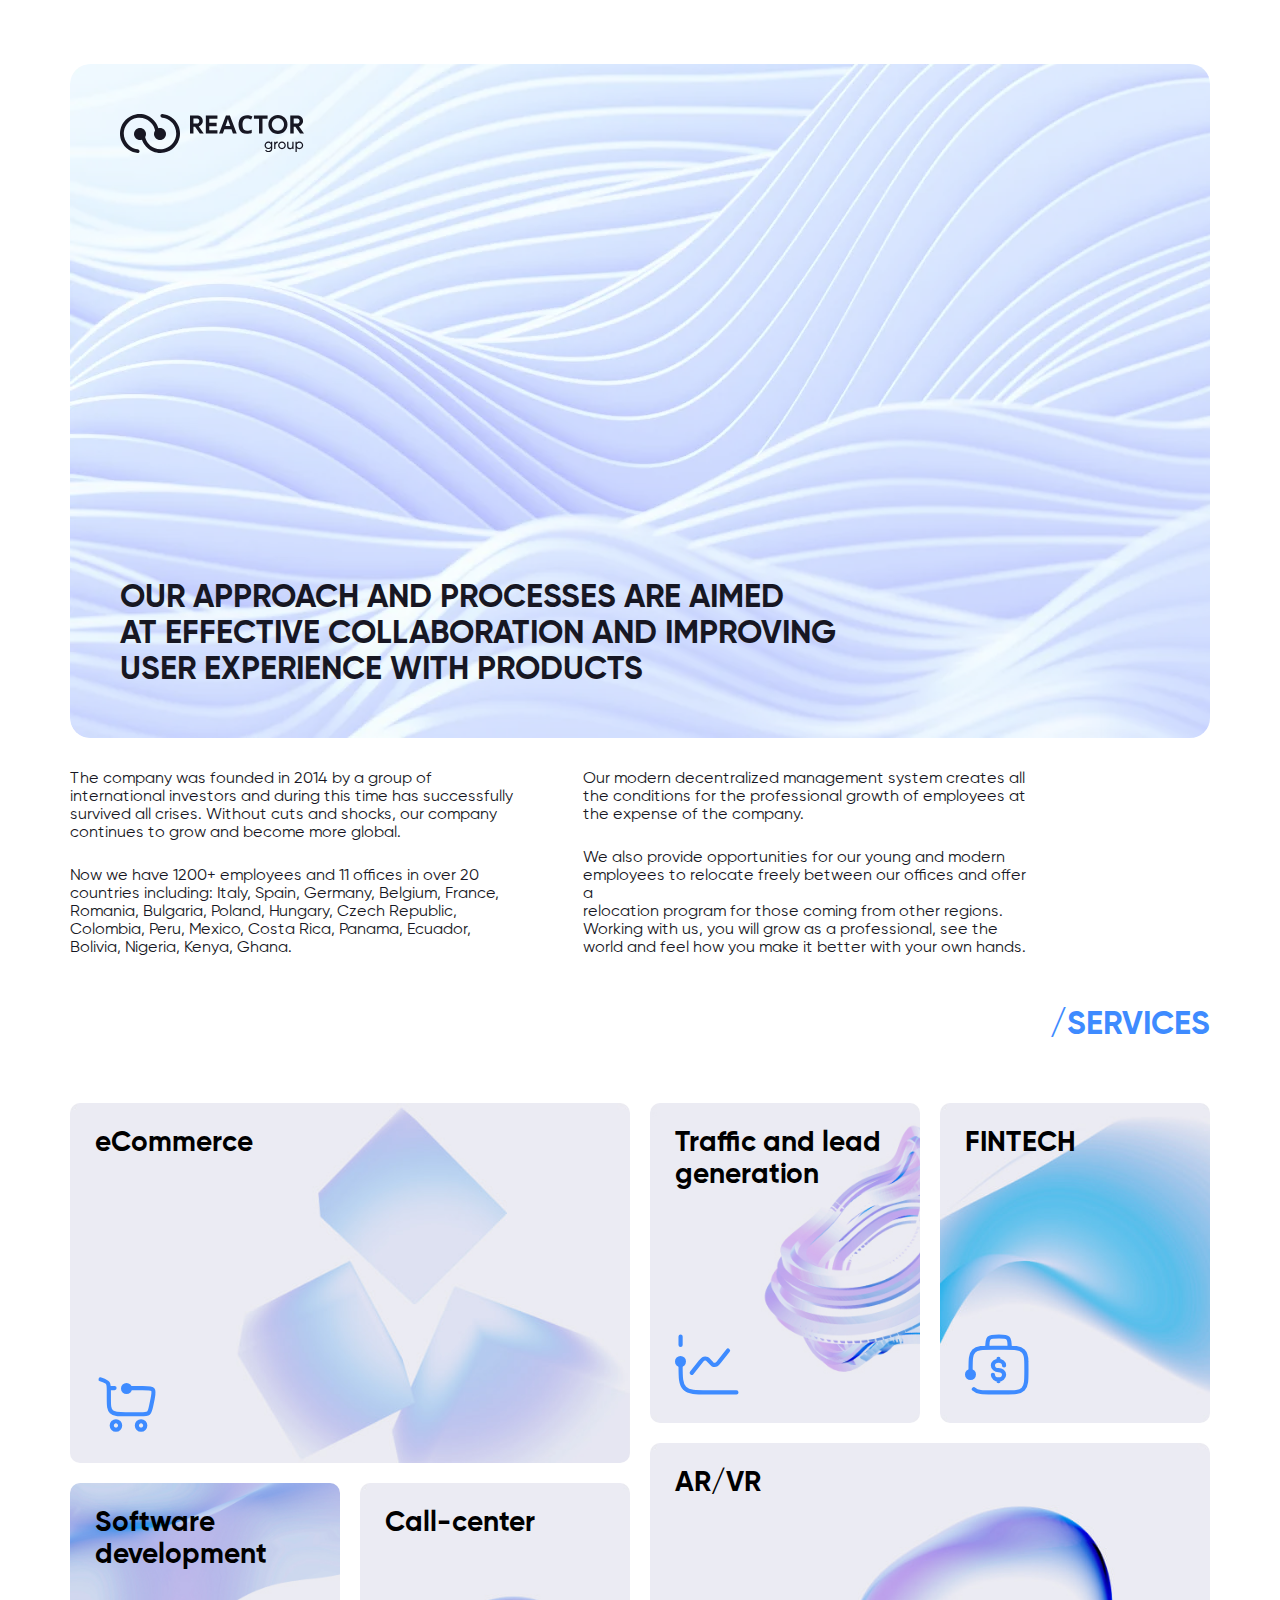
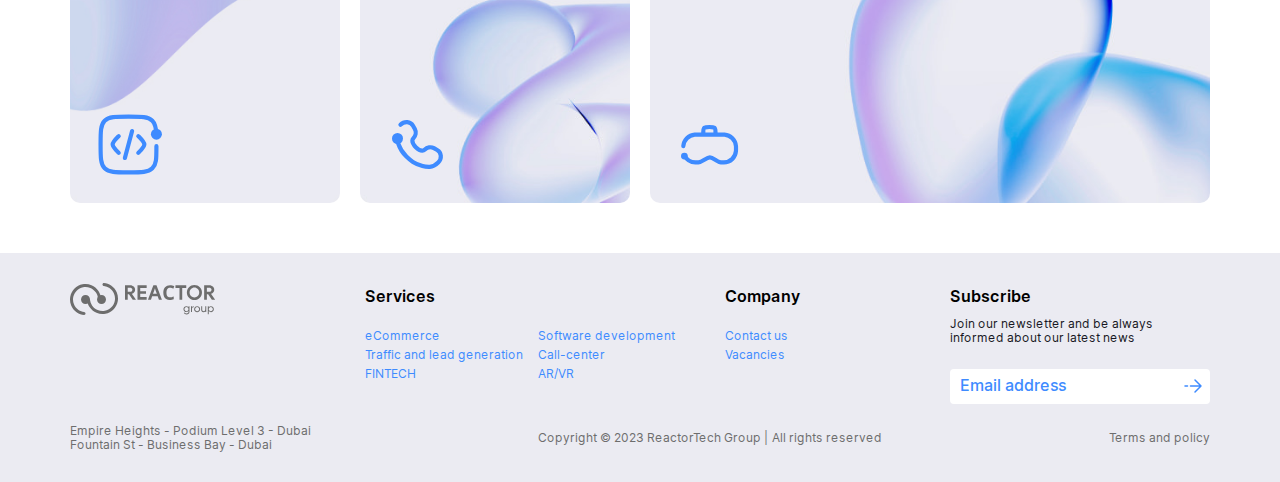
<file: index.html>
<!DOCTYPE html>
<html lang="en">
<head>
    <meta charset="UTF-8">
    <meta http-equiv="X-UA-Compatible" content="IE=edge">
    <meta name="viewport" content="width=device-width, initial-scale=1.0">
    <link rel="stylesheet" href="css/bootstrap-grid.min.css">
    <link rel="stylesheet" href="css/graph-modal.min.css">
    <link rel="stylesheet" href="fonts/stylesheet.css">
    <link rel="stylesheet" href="css/reset.css">
    <link rel="stylesheet" href="css/style.css">
    <link rel="apple-touch-icon" sizes="180x180" href="apple-touch-icon.png">
    <link rel="icon" type="image/png" sizes="32x32" href="favicon-32x32.png">
    <link rel="icon" type="image/png" sizes="16x16" href="favicon-16x16.png">
    <link rel="manifest" href="site.webmanifest">
    <link rel="mask-icon" href="safari-pinned-tab.svg" color="#5bbad5">
    <meta name="msapplication-TileColor" content="#da532c">
    <meta name="theme-color" content="#ffffff">
    <title>Reactor Group</title>
</head>
<body>
    <header class="header container">
        <div class="header__wrapper header__wrapper--big">
            <a href="index.html" class="header__logo">
                <img src="images/logo.svg" alt="Reactor Group logo">
            </a>
            <h2>Our approach and processes are aimed <br> at effective collaboration and improving <br> user experience with products</h2>
        </div>
    </header>
    <main>
        <div class="container">
            <section class="history">
                <div class="history__text-block">
                    <p>The company was founded in 2014 by a group of <br> international investors and during this time has successfully <br> survived all crises. Without cuts and shocks, our company <br> continues to grow and become more global.</p>
                    <p>Now we have 1200+ employees and 11 offices in over 20 <br> countries including: Italy, Spain, Germany, Belgium, France, <br> Romania, Bulgaria, Poland, Hungary, Czech Republic, <br> Colombia, Peru, Mexico, Costa Rica, Panama, Ecuador, <br> Bolivia, Nigeria, Kenya, Ghana.</p>
                </div>
                <div class="history__text-block">
                    <p>Our modern decentralized management system creates all <br> the conditions for the professional growth of employees at <br> the expense of the company.</p>
                    <p>We also provide opportunities for our young and modern <br> employees to relocate freely between our offices and offer a <br> relocation program for those coming from other regions. <br> Working with us, you will grow as a professional, see the <br> world and feel how you make it better with your own hands.</p>
                </div>
            </section>
            <section class="services-block">
                <h2 class="h2--blue-color">/Services</h2>
                <div class="services-block__wrapper">
                    <div class="services-block__col">
                        <a href="ecomerce.html" class="services-block__card services-block__card--1 services-block__card--big">
                            <span class="services-block__card-title">eCommerce</span>
                            <img src="images/icons/cart.svg" class="services-block__card-icon">
                        </a>
                        <a href="software_development.html" class="services-block__card services-block__card--4">
                            <span class="services-block__card-title">Software <br> development</span>
                            <img src="images/icons/code.svg" class="services-block__card-icon">
                        </a>
                        <a href="call_center.html" class="services-block__card services-block__card--5">
                            <span class="services-block__card-title">Call-center</span>
                            <img src="images/icons/phone.svg" class="services-block__card-icon">
                        </a>
                    </div>
                    <div class="services-block__col">
                        <a href="traffic_and_lead_generation.html" class="services-block__card services-block__card--2">
                            <span class="services-block__card-title">Traffic and <br> lead generation</span>
                            <img src="images/icons/diagram.svg" class="services-block__card-icon">
                        </a>
                        <a href="fintech.html" class="services-block__card services-block__card--3">
                            <span class="services-block__card-title">FINTECH</span>
                            <img src="images/icons/bag.svg" class="services-block__card-icon">
                        </a>
                        <a href="ar_vr.html" class="services-block__card services-block__card--6 services-block__card--big">
                            <span class="services-block__card-title">AR/VR</span>
                            <img src="images/icons/mask.svg" class="services-block__card-icon">
                        </a>
                    </div>
                </div>
                <div class="services-block__wrapper mob-view">
                    <div class="services-block__col">
                        <a href="ecomerce.html" class="services-block__card services-block__card--1 services-block__card--big">
                            <span class="services-block__card-title">eCommerce</span>
                            <img src="images/icons/cart.svg" class="services-block__card-icon">
                        </a>
                        <a href="traffic_and_lead_generation.html" class="services-block__card services-block__card--2">
                            <span class="services-block__card-title">Traffic and <br> lead generation</span>
                            <img src="images/icons/diagram.svg" class="services-block__card-icon">
                        </a>
                        <a href="fintech.html" class="services-block__card services-block__card--3">
                            <span class="services-block__card-title">FINTECH</span>
                            <img src="images/icons/bag.svg" class="services-block__card-icon">
                        </a>
                    </div>
                    <div class="services-block__col">
                        <a href="software_development.html" class="services-block__card services-block__card--4">
                            <span class="services-block__card-title">Software <br> development</span>
                            <img src="images/icons/code.svg" class="services-block__card-icon">
                        </a>
                        <a href="call_center.html" class="services-block__card services-block__card--5">
                            <span class="services-block__card-title">Call-center</span>
                            <img src="images/icons/phone.svg" class="services-block__card-icon">
                        </a>
                        <a href="ar_vr.html" class="services-block__card services-block__card--6 services-block__card--big">
                            <span class="services-block__card-title">AR/VR</span>
                            <img src="images/icons/mask.svg" class="services-block__card-icon">
                        </a>
                    </div>
                </div>
            </section>
        </div>
    </main>
    <footer class="footer">
        <div class="container footer__wrapper">
            <a href="index.html" class="footer__logo">
                <img src="images/footer-logo.svg" alt="Reactor Group logo">
            </a>
            <nav class="footer__nav">
                <h3>Services</h3>
                <ul class="footer__nav-item">
                    <li class="footer__column">
                        <ul class="footer__list">
                            <li class="footer__item">
                                <a href="ecomerce.html" class="footer__link">eCommerce</a>
                            </li>
                            <li class="footer__item">
                                <a href="traffic_and_lead_generation.html" class="footer__link">Traffic and lead generation</a>
                            </li>
                            <li class="footer__item">
                                <a href="fintech.html" class="footer__link">FINTECH</a>
                            </li>
                        </ul>
                    </li>
                    <li class="footer__column">
                        <ul class="footer__list">
                            <li class="footer__item">
                                <a href="software_development.html" class="footer__link">Software development</a>
                            </li>
                            <li class="footer__item">
                                <a href="call_center.html" class="footer__link">Call-center</a>
                            </li>
                            <li class="footer__item">
                                <a href="ar_vr.html" class="footer__link">AR/VR</a>
                            </li>
                        </ul>
                    </li>
                </ul>
            </nav>
            <nav class="footer__nav">
                <h3>Company</h3>
                <ul class="footer__list">
                    <li class="footer__item">
                        <a data-graph-path="modal" class="footer__link modal-open-btn">Contact us</a>
                    </li>
                    <li class="footer__item">
                        <a href="vacancies.html" class="footer__link">Vacancies</a>
                    </li>
                </ul>
            </nav>

            <div class="footer__subscribe">
                <h3>Subscribe</h3>
                <p>Join our newsletter and be always <br> informed about our latest news</p>
                <form action="" id="subscribe-form">
                    <input type="email" name="email" placeholder="Email address" >
                    <button type="submit"></button>
                </form>
            </div>

            <div class="footer__bottom-info">
                <div class="footer__address">
                    <span>Empire Heights - Podium Level 3 - Dubai</span>
                    <span>Fountain St - Business Bay - Dubai</span>
                </div>
                <span class="copyright">Copyright © 2023 ReactorTech Group | All rights reserved</span>
                <a href="#">Terms and policy</a>
            </div>
        </div>
    </footer>

    <!-- Modal -->
    <div class="graph-modal">
        <div class="graph-modal__container" role="dialog" aria-modal="true" data-graph-target="modal">
            <button class="btn-reset graph-modal__close js-modal-close" aria-label="Закрыть модальное окно"></button>
            <div class="graph-modal__content">
                <div class="modal-header">
                    <img src="images/modal-logo.svg" alt="Reactor Group logo">
                </div>
                <form action="" class="modal-form" id="modal-form">
                    <div class="modal-form__wrapper">
                        <label for="name">Name</label>
                        <input type="text" name="name" placeholder="First Name" data-rule="name">
                    </div>
                    <div class="modal-form__wrapper">
                        <label for="phone">Phone number</label>
                        <input id="phone" type="tel" name="phone" placeholder="+971 ХХ ХХХ ХХХХ" data-rule="required|phone">
                    </div>
                    <div class="modal-form__wrapper">
                        <label for="email">E-mail</label>
                        <input type="email" name="email" placeholder="mail@domain" data-rule="required|email">
                    </div>
                    <div class="modal-form__wrapper">
                        <label for="country">Country</label>
                        <input type="text" name="country" placeholder="Country" data-rule="name">
                    </div>
                    <div class="modal-form__wrapper">
                        <label for="city">City</label>
                        <input type="text" name="city" placeholder="Your City" data-rule="name">
                    </div>
                    <div class="modal-form__wrapper">
                        <label for="company">Company</label>
                        <input type="text" name="company" placeholder="Your Company" data-rule="name">
                    </div>
                    <div class="modal-form__wrapper">
                        <label for="position">Position</label>
                        <input type="text" name="position" placeholder="Your Position" data-rule="name">
                    </div>
                    <div class="modal-form__wrapper">
                        <label for="request">Request</label>
                        <textarea name="request" id="request-text" cols="30" rows="6" placeholder="Your request"></textarea>
                    </div>
                    <div class="modal-form__wrapper">
                        <button type="submit"> 
                            Send
                        </button>
                    </div>
                </form>
            </div>
        </div>
    </div>

    <script src="js/graph-modal.min.js"></script>
    <script src="js/imask.js"></script>
    <script src="js/js-form-validator.min.js"></script>
    <script>
        const modal = new GraphModal();

        const tel = document.querySelector('#phone');

        const phoneMask = IMask(tel, {
            mask: '+{971} 00-000-0000',
                 // defaults to '_'
            });

        new Validator(document.querySelector('#modal-form'), function (err, res) {
		    return res;
	    });
    </script>
</body>
</html>
</file>
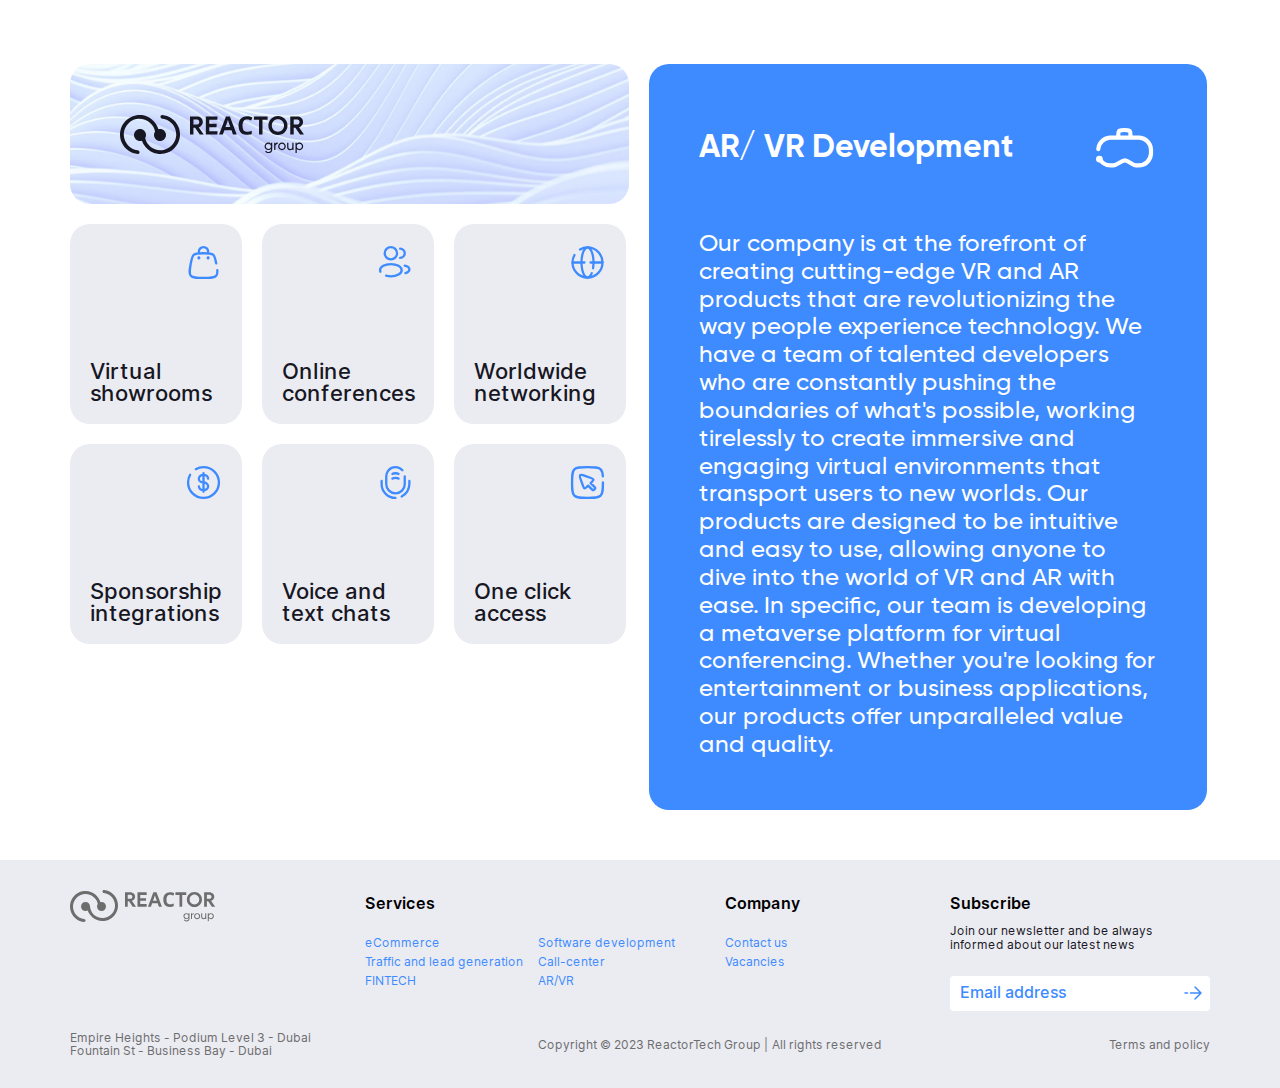
<file: ar_vr.html>
<!DOCTYPE html>
<html lang="en">
<head>
    <meta charset="UTF-8">
    <meta http-equiv="X-UA-Compatible" content="IE=edge">
    <meta name="viewport" content="width=device-width, initial-scale=1.0">
    <link rel="stylesheet" href="css/bootstrap-grid.min.css">
    <link rel="stylesheet" href="css/graph-modal.min.css">
    <link rel="stylesheet" href="fonts/stylesheet.css">
    <link rel="stylesheet" href="css/reset.css">
    <link rel="stylesheet" href="css/style.css">
    <link rel="apple-touch-icon" sizes="180x180" href="apple-touch-icon.png">
    <link rel="icon" type="image/png" sizes="32x32" href="favicon-32x32.png">
    <link rel="icon" type="image/png" sizes="16x16" href="favicon-16x16.png">
    <link rel="manifest" href="site.webmanifest">
    <link rel="mask-icon" href="safari-pinned-tab.svg" color="#5bbad5">
    <meta name="msapplication-TileColor" content="#da532c">
    <meta name="theme-color" content="#ffffff">
    <title>AR/ VR Development</title>
</head>
<body>
    <main>
        <div class="container">
            <div class="grid-wrapper">
                <div class="grid-wrapper__col">
                    <section class="header">
                        <div class="header__wrapper">
                            <a href="index.html" class="header__logo">
                                <img src="images/logo.svg" alt="Reactor Group logo">
                            </a>
                        </div>
                    </section>
                    <div class="cards-block">
                        <div class="advantages-card">
                            <img src="images/icons/bag-2.svg" class="advantages-card__icon">
                            <span class="advantages-card__title">Virtual <br> showrooms</span>
                        </div>
                        <div class="advantages-card">
                            <img src="images/icons/users.svg" class="advantages-card__icon">
                            <span class="advantages-card__title">Online <br> conferences</span>
                        </div>
                        <div class="advantages-card">
                            <img src="images/icons/global.svg" class="advantages-card__icon">
                            <span class="advantages-card__title">Worldwide <br> networking</span>
                        </div>
                        <div class="advantages-card">
                            <img src="images/icons/dollar.svg" class="advantages-card__icon">
                            <span class="advantages-card__title">Sponsorship <br> integrations</span>
                        </div>
                        <div class="advantages-card">
                            <img src="images/icons/microphone.svg" class="advantages-card__icon">
                            <span class="advantages-card__title">Voice and <br> text chats</span>
                        </div>
                        <div class="advantages-card">
                            <img src="images/icons/cursor.svg" class="advantages-card__icon">
                            <span class="advantages-card__title">One click <br> access</span>
                        </div>
                    </div>
                </div>
                <div class="grid-wrapper__col">
                    <section class="about-page about-page--another-style">
                        <h2>AR/ VR Development</h2>
                        <img src="images/icons/mask-white.svg" alt="">
                        <div class="about-page__text-block">
                            <p>Our company is at the forefront of creating cutting-edge VR and AR products that are revolutionizing the way people experience technology. We have a team of talented developers who are constantly pushing the boundaries of what's possible, working tirelessly to create immersive and engaging virtual environments that transport users to new worlds. Our products are designed to be intuitive and easy to use, allowing anyone to dive into the world of VR and AR with ease. In specific, our team is developing a metaverse platform for virtual conferencing. Whether you're looking for entertainment or business applications, our products offer unparalleled value and quality.</p>
                        </div>
                    </section>
                </div>
            </div>
            <div class="grid-wrapper mob-view">
                <div class="grid-wrapper__col">
                    <section class="header">
                        <div class="header__wrapper">
                            <a href="index.html" class="header__logo">
                                <img src="images/logo.svg" alt="Reactor Group logo">
                            </a>
                        </div>
                    </section>
                    <div class="cards-block">
                        <div class="advantages-card">
                            <img src="images/icons/bag-2.svg" class="advantages-card__icon">
                            <span class="advantages-card__title">Virtual <br> showrooms</span>
                        </div>
                        <div class="advantages-card">
                            <img src="images/icons/users.svg" class="advantages-card__icon">
                            <span class="advantages-card__title">Online <br> conferences</span>
                        </div>
                        <div class="advantages-card">
                            <img src="images/icons/global.svg" class="advantages-card__icon">
                            <span class="advantages-card__title">Worldwide <br> networking</span>
                        </div>
                        <div class="advantages-card">
                            <img src="images/icons/dollar.svg" class="advantages-card__icon">
                            <span class="advantages-card__title">Sponsorship <br> integrations</span>
                        </div>
                        <div class="advantages-card">
                            <img src="images/icons/microphone.svg" class="advantages-card__icon">
                            <span class="advantages-card__title">Voice and <br> text chats</span>
                        </div>
                        <div class="advantages-card">
                            <img src="images/icons/cursor.svg" class="advantages-card__icon">
                            <span class="advantages-card__title">One click <br> access</span>
                        </div>
                    </div>
                </div>
                <div class="grid-wrapper__col">
                    <section class="about-page about-page--another-style">
                        <h2>AR/ VR Development</h2>
                        <img src="images/icons/mask-white.svg" alt="">
                        <div class="about-page__text-block">
                            <p>Our company is at the forefront of creating cutting-edge VR and AR products that are revolutionizing the way people experience technology. We have a team of talented developers who are constantly pushing the boundaries of what's possible, working tirelessly to create immersive and engaging virtual environments that transport users to new worlds. Our products are designed to be intuitive and easy to use, allowing anyone to dive into the world of VR and AR with ease. In specific, our team is developing a metaverse platform for virtual conferencing. Whether you're looking for entertainment or business applications, our products offer unparalleled value and quality.</p>
                        </div>
                    </section>
                </div>
            </div>
        </div>
    </main>
    <footer class="footer">
        <div class="container footer__wrapper">
            <a href="index.html" class="footer__logo">
                <img src="images/footer-logo.svg" alt="Reactor Group logo">
            </a>
            <nav class="footer__nav">
                <h3>Services</h3>
                <ul class="footer__nav-item">
                    <li class="footer__column">
                        <ul class="footer__list">
                            <li class="footer__item">
                                <a href="ecomerce.html" class="footer__link">eCommerce</a>
                            </li>
                            <li class="footer__item">
                                <a href="traffic_and_lead_generation.html" class="footer__link">Traffic and lead generation</a>
                            </li>
                            <li class="footer__item">
                                <a href="fintech.html" class="footer__link">FINTECH</a>
                            </li>
                        </ul>
                    </li>
                    <li class="footer__column">
                        <ul class="footer__list">
                            <li class="footer__item">
                                <a href="software_development.html" class="footer__link">Software development</a>
                            </li>
                            <li class="footer__item">
                                <a href="call_center.html" class="footer__link">Call-center</a>
                            </li>
                            <li class="footer__item">
                                <a href="ar_vr.html" class="footer__link">AR/VR</a>
                            </li>
                        </ul>
                    </li>
                </ul>
            </nav>
            <nav class="footer__nav">
                <h3>Company</h3>
                <ul class="footer__list">
                    <li class="footer__item">
                        <a data-graph-path="modal" class="footer__link modal-open-btn">Contact us</a>
                    </li>
                    <li class="footer__item">
                        <a href="vacancies.html" class="footer__link">Vacancies</a>
                    </li>
                </ul>
            </nav>

            <div class="footer__subscribe">
                <h3>Subscribe</h3>
                <p>Join our newsletter and be always <br> informed about our latest news</p>
                <form action="" id="subscribe-form">
                    <input type="email" name="email" placeholder="Email address" >
                    <button type="submit"></button>
                </form>
            </div>

            <div class="footer__bottom-info">
                <div class="footer__address">
                    <span>Empire Heights - Podium Level 3 - Dubai</span>
                    <span>Fountain St - Business Bay - Dubai</span>
                </div>
                <span class="copyright">Copyright © 2023 ReactorTech Group | All rights reserved</span>
                <a href="#">Terms and policy</a>
            </div>
        </div>
    </footer>

    <!-- Modal -->
    <div class="graph-modal">
        <div class="graph-modal__container" role="dialog" aria-modal="true" data-graph-target="modal">
            <button class="btn-reset graph-modal__close js-modal-close" aria-label="Закрыть модальное окно"></button>
            <div class="graph-modal__content">
                <div class="modal-header">
                    <img src="images/modal-logo.svg" alt="Reactor Group logo">
                </div>
                <form action="" class="modal-form" id="modal-form">
                    <div class="modal-form__wrapper">
                        <label for="name">Name</label>
                        <input type="text" name="name" placeholder="First Name" data-rule="name">
                    </div>
                    <div class="modal-form__wrapper">
                        <label for="phone">Phone number</label>
                        <input id="phone" type="tel" name="phone" placeholder="+971 ХХ ХХХ ХХХХ" data-rule="required|phone">
                    </div>
                    <div class="modal-form__wrapper">
                        <label for="email">E-mail</label>
                        <input type="email" name="email" placeholder="mail@domain" data-rule="required|email">
                    </div>
                    <div class="modal-form__wrapper">
                        <label for="country">Country</label>
                        <input type="text" name="country" placeholder="Country" data-rule="name">
                    </div>
                    <div class="modal-form__wrapper">
                        <label for="city">City</label>
                        <input type="text" name="city" placeholder="Your City" data-rule="name">
                    </div>
                    <div class="modal-form__wrapper">
                        <label for="company">Company</label>
                        <input type="text" name="company" placeholder="Your Company" data-rule="name">
                    </div>
                    <div class="modal-form__wrapper">
                        <label for="position">Position</label>
                        <input type="text" name="position" placeholder="Your Position" data-rule="name">
                    </div>
                    <div class="modal-form__wrapper">
                        <label for="request">Request</label>
                        <textarea name="request" id="request-text" cols="30" rows="6" placeholder="Your request"></textarea>
                    </div>
                    <div class="modal-form__wrapper">
                        <button type="submit"> 
                            Send
                        </button>
                    </div>
                </form>
            </div>
        </div>
    </div>

    <script src="js/graph-modal.min.js"></script>
    <script src="js/imask.js"></script>
    <script src="js/js-form-validator.min.js"></script>
    <script>
        const modal = new GraphModal();

        const tel = document.querySelector('#phone');

        const phoneMask = IMask(tel, {
            mask: '+{971} 00-000-0000',
                 // defaults to '_'
            });

        new Validator(document.querySelector('#modal-form'), function (err, res) {
		    return res;
	    });
    </script>
</body>
</html>
</file>
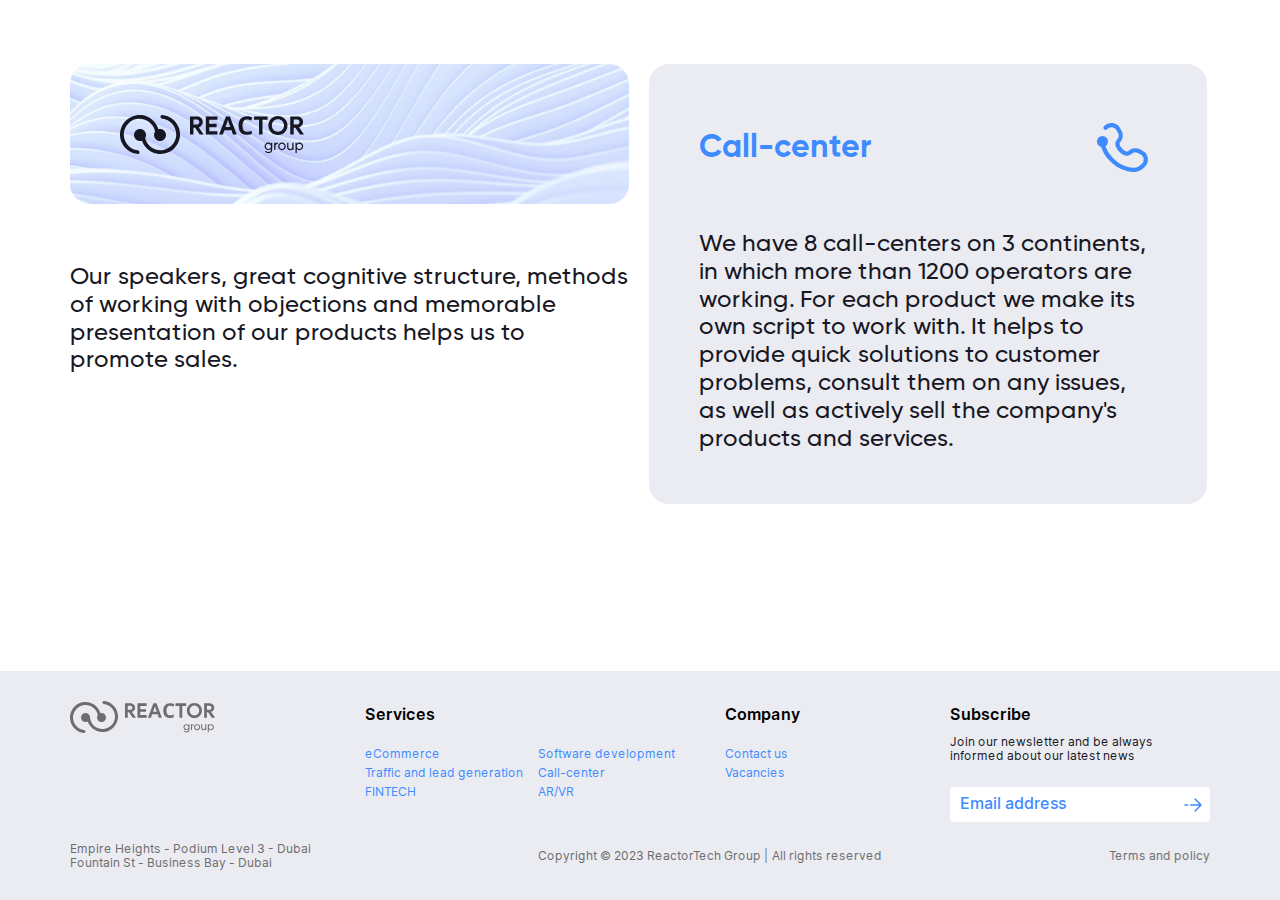
<file: call_center.html>
<!DOCTYPE html>
<html lang="en">
<head>
    <meta charset="UTF-8">
    <meta http-equiv="X-UA-Compatible" content="IE=edge">
    <meta name="viewport" content="width=device-width, initial-scale=1.0">
    <link rel="stylesheet" href="css/bootstrap-grid.min.css">
    <link rel="stylesheet" href="css/graph-modal.min.css">
    <link rel="stylesheet" href="fonts/stylesheet.css">
    <link rel="stylesheet" href="css/reset.css">
    <link rel="stylesheet" href="css/style.css">
    <link rel="apple-touch-icon" sizes="180x180" href="apple-touch-icon.png">
    <link rel="icon" type="image/png" sizes="32x32" href="favicon-32x32.png">
    <link rel="icon" type="image/png" sizes="16x16" href="favicon-16x16.png">
    <link rel="manifest" href="site.webmanifest">
    <link rel="mask-icon" href="safari-pinned-tab.svg" color="#5bbad5">
    <meta name="msapplication-TileColor" content="#da532c">
    <meta name="theme-color" content="#ffffff">
    <title>Call-Center</title>
</head>
<body>
    <main>
        <div class="container">
            <div class="grid-wrapper">
                <div class="grid-wrapper__col">
                    <section class="header">
                        <div class="header__wrapper">
                            <a href="index.html" class="header__logo">
                                <img src="images/logo.svg" alt="Reactor Group logo">
                            </a>
                        </div>
                    </section>
                    <p class="call-center_text">Our speakers, great cognitive structure, methods of working with objections and memorable presentation of our products helps us to promote sales.</p>
                </div>
                <div class="grid-wrapper__col">
                    <section class="about-page">
                        <h2>Call-center</h2>
                        <img src="images/icons/phone.svg" alt="">
                        <div class="about-page__text-block">
                            <p>We have 8 call-centers on 3 continents, in which more than 1200 operators are working. For each product we make its own script to work with. It helps to provide quick solutions to customer problems, consult them on any issues, as well as actively sell the company's products and services. </p>
                        </div>
                    </section>
                </div>
            </div>
            <div class="grid-wrapper mob-view">
                <div class="grid-wrapper__col">
                    <section class="header">
                        <div class="header__wrapper">
                            <a href="index.html" class="header__logo">
                                <img src="images/logo.svg" alt="Reactor Group logo">
                            </a>
                        </div>
                    </section>
                    <section class="about-page">
                        <h2>Call-center</h2>
                        <img src="images/icons/phone.svg" alt="">
                        <div class="about-page__text-block">
                            <p>We have 8 call-centers on 3 continents, in which more than 1200 operators are working. For each product we make its own script to work with. It helps to provide quick solutions to customer problems, consult them on any issues, as well as actively sell the company's products and services.</p>
                        </div>
                    </section>
                    <p class="call-center_text">Our speakers, great cognitive structure, methods of working with objections and memorable presentation of our products helps us to promote sales.</p>
                </div>
            </div>
        </div>
    </main>
    <footer class="footer">
        <div class="container footer__wrapper">
            <a href="index.html" class="footer__logo">
                <img src="images/footer-logo.svg" alt="Reactor Group logo">
            </a>
            <nav class="footer__nav">
                <h3>Services</h3>
                <ul class="footer__nav-item">
                    <li class="footer__column">
                        <ul class="footer__list">
                            <li class="footer__item">
                                <a href="ecomerce.html" class="footer__link">eCommerce</a>
                            </li>
                            <li class="footer__item">
                                <a href="traffic_and_lead_generation.html" class="footer__link">Traffic and lead generation</a>
                            </li>
                            <li class="footer__item">
                                <a href="fintech.html" class="footer__link">FINTECH</a>
                            </li>
                        </ul>
                    </li>
                    <li class="footer__column">
                        <ul class="footer__list">
                            <li class="footer__item">
                                <a href="software_development.html" class="footer__link">Software development</a>
                            </li>
                            <li class="footer__item">
                                <a href="call_center.html" class="footer__link">Call-center</a>
                            </li>
                            <li class="footer__item">
                                <a href="ar_vr.html" class="footer__link">AR/VR</a>
                            </li>
                        </ul>
                    </li>
                </ul>
            </nav>
            <nav class="footer__nav">
                <h3>Company</h3>
                <ul class="footer__list">
                    <li class="footer__item">
                        <a data-graph-path="modal" class="footer__link modal-open-btn">Contact us</a>
                    </li>
                    <li class="footer__item">
                        <a href="vacancies.html" class="footer__link">Vacancies</a>
                    </li>
                </ul>
            </nav>

            <div class="footer__subscribe">
                <h3>Subscribe</h3>
                <p>Join our newsletter and be always <br> informed about our latest news</p>
                <form action="" id="subscribe-form">
                    <input type="email" name="email" placeholder="Email address" >
                    <button type="submit"></button>
                </form>
            </div>

            <div class="footer__bottom-info">
                <div class="footer__address">
                    <span>Empire Heights - Podium Level 3 - Dubai</span>
                    <span>Fountain St - Business Bay - Dubai</span>
                </div>
                <span class="copyright">Copyright © 2023 ReactorTech Group | All rights reserved</span>
                <a href="#">Terms and policy</a>
            </div>
        </div>
    </footer>

    <!-- Modal -->
    <div class="graph-modal">
        <div class="graph-modal__container" role="dialog" aria-modal="true" data-graph-target="modal">
            <button class="btn-reset graph-modal__close js-modal-close" aria-label="Закрыть модальное окно"></button>
            <div class="graph-modal__content">
                <div class="modal-header">
                    <img src="images/modal-logo.svg" alt="Reactor Group logo">
                </div>
                <form action="" class="modal-form" id="modal-form">
                    <div class="modal-form__wrapper">
                        <label for="name">Name</label>
                        <input type="text" name="name" placeholder="First Name" data-rule="name">
                    </div>
                    <div class="modal-form__wrapper">
                        <label for="phone">Phone number</label>
                        <input id="phone" type="tel" name="phone" placeholder="+971 ХХ ХХХ ХХХХ" data-rule="required|phone">
                    </div>
                    <div class="modal-form__wrapper">
                        <label for="email">E-mail</label>
                        <input type="email" name="email" placeholder="mail@domain" data-rule="required|email">
                    </div>
                    <div class="modal-form__wrapper">
                        <label for="country">Country</label>
                        <input type="text" name="country" placeholder="Country" data-rule="name">
                    </div>
                    <div class="modal-form__wrapper">
                        <label for="city">City</label>
                        <input type="text" name="city" placeholder="Your City" data-rule="name">
                    </div>
                    <div class="modal-form__wrapper">
                        <label for="company">Company</label>
                        <input type="text" name="company" placeholder="Your Company" data-rule="name">
                    </div>
                    <div class="modal-form__wrapper">
                        <label for="position">Position</label>
                        <input type="text" name="position" placeholder="Your Position" data-rule="name">
                    </div>
                    <div class="modal-form__wrapper">
                        <label for="request">Request</label>
                        <textarea name="request" id="request-text" cols="30" rows="6" placeholder="Your request"></textarea>
                    </div>
                    <div class="modal-form__wrapper">
                        <button type="submit"> 
                            Send
                        </button>
                    </div>
                </form>
            </div>
        </div>
    </div>

    <script src="js/graph-modal.min.js"></script>
    <script src="js/imask.js"></script>
    <script src="js/js-form-validator.min.js"></script>
    <script>
        const modal = new GraphModal();

        const tel = document.querySelector('#phone');

        const phoneMask = IMask(tel, {
            mask: '+{971} 00-000-0000',
                 // defaults to '_'
            });

        new Validator(document.querySelector('#modal-form'), function (err, res) {
		    return res;
	    });
    </script>
</body>
</html>
</file>
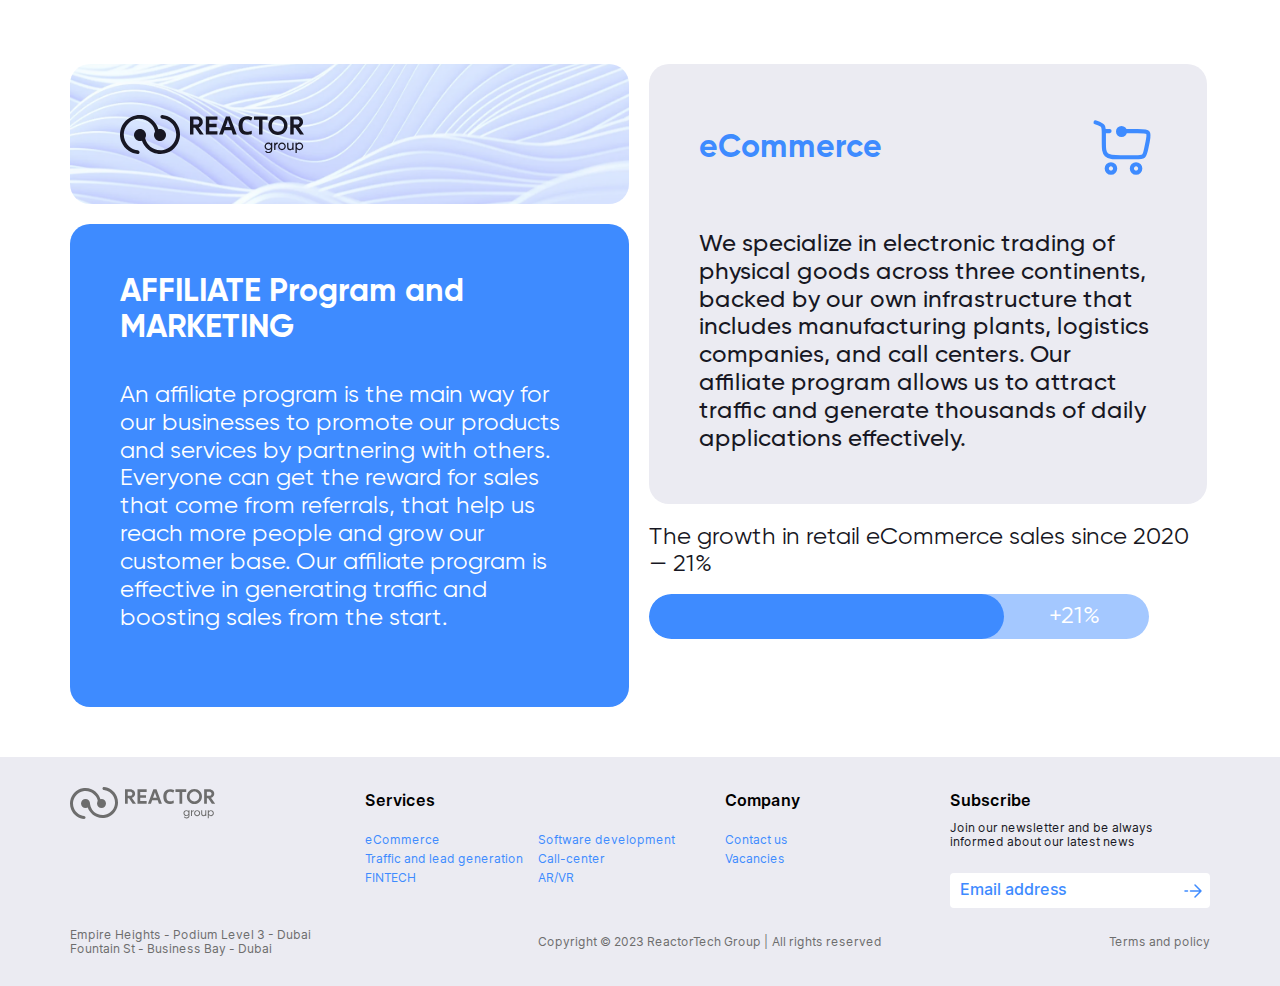
<file: ecomerce.html>
<!DOCTYPE html>
<html lang="en">
<head>
    <meta charset="UTF-8">
    <meta http-equiv="X-UA-Compatible" content="IE=edge">
    <meta name="viewport" content="width=device-width, initial-scale=1.0">
    <link rel="stylesheet" href="css/bootstrap-grid.min.css">
    <link rel="stylesheet" href="css/graph-modal.min.css">
    <link rel="stylesheet" href="fonts/stylesheet.css">
    <link rel="stylesheet" href="css/reset.css">
    <link rel="stylesheet" href="css/style.css">
    <link rel="apple-touch-icon" sizes="180x180" href="apple-touch-icon.png">
    <link rel="icon" type="image/png" sizes="32x32" href="favicon-32x32.png">
    <link rel="icon" type="image/png" sizes="16x16" href="favicon-16x16.png">
    <link rel="manifest" href="site.webmanifest">
    <link rel="mask-icon" href="safari-pinned-tab.svg" color="#5bbad5">
    <meta name="msapplication-TileColor" content="#da532c">
    <meta name="theme-color" content="#ffffff">
    <title>eCommerce</title>
</head>
<body>
    <main>
        <div class="container">
            <div class="grid-wrapper">
                <div class="grid-wrapper__col">
                    <section class="header">
                        <div class="header__wrapper">
                            <a href="index.html" class="header__logo">
                                <img src="images/logo.svg" alt="Reactor Group logo">
                            </a>
                        </div>
                    </section>
                    <div class="info-block">
                        <span class="info-block__title">AFFILIATE Program and <br> MARKETING</span>
                        <p>An affiliate program is the main way for our businesses to promote our products and services by partnering with others. Everyone can get the reward for sales that come from referrals, that help us reach more people and grow our customer base. Our affiliate program is effective in generating traffic and boosting sales from the start.</p>
                    </div>
                </div>
                <div class="grid-wrapper__col">
                    <section class="about-page">
                        <h2>eCommerce</h2>
                        <img src="images/icons/cart.svg" alt="">
                        <div class="about-page__text-block">
                            <p>We specialize in electronic trading of physical goods across three continents, backed by our own infrastructure that includes manufacturing plants, logistics companies, and call centers. Our affiliate program allows us to attract traffic and generate thousands of daily applications effectively.</p>
                        </div>
                    </section>
                    <section class="page-info">
                        
                        <div class="page-info__results">
                            <p>The growth in retail eCommerce sales since 2020 — 21%</p>
                            <div class="page-info__bar">
                                <span class="page-info__bar-fill"></span>
                                <p class="page-info__bar-text">+21%</p>
                            </div>
                        </div>
                    </section>
                </div>
            </div>

            <div class="grid-wrapper mob-view">
                <div class="grid-wrapper__col">
                    <section class="header">
                        <div class="header__wrapper">
                            <a href="index.html" class="header__logo">
                                <img src="images/logo.svg" alt="Reactor Group logo">
                            </a>
                        </div>
                    </section>
                    <section class="about-page">
                        <h2>eCommerce</h2>
                        <img src="images/icons/cart.svg" alt="">
                        <div class="about-page__text-block">
                            <p>We specialize in electronic trading of physical goods across three continents, backed by our own infrastructure that includes manufacturing plants, logistics companies, and call centers. Our affiliate program allows us to attract traffic and generate thousands of daily applications effectively.</p>
                        </div>
                    </section>
                </div>
                <div class="grid-wrapper__col">
                    <div class="info-block">
                        <span class="info-block__title">AFFILIATE Program and <br> MARKETING</span>
                        <p>An affiliate program is the main way for our businesses to promote our products and services by partnering with others. Everyone can get the reward for sales that come from referrals, that help us reach more people and grow our customer base. Our affiliate program is effective in generating traffic and boosting sales from the start.</p>
                    </div>
                    <section class="page-info">
                        <div class="page-info__results">
                            <p>The growth in retail eCommerce sales since 2020 — 21%</p>
                            <div class="page-info__bar">
                                <span class="page-info__bar-fill"></span>
                                <p class="page-info__bar-text">+21%</p>
                            </div>
                        </div>
                    </section>
                </div>
            </div>
        </div>
    </main>
    <footer class="footer">
        <div class="container footer__wrapper">
            <a href="index.html" class="footer__logo">
                <img src="images/footer-logo.svg" alt="Reactor Group logo">
            </a>
            <nav class="footer__nav">
                <h3>Services</h3>
                <ul class="footer__nav-item">
                    <li class="footer__column">
                        <ul class="footer__list">
                            <li class="footer__item">
                                <a href="ecomerce.html" class="footer__link">eCommerce</a>
                            </li>
                            <li class="footer__item">
                                <a href="traffic_and_lead_generation.html" class="footer__link">Traffic and lead generation</a>
                            </li>
                            <li class="footer__item">
                                <a href="fintech.html" class="footer__link">FINTECH</a>
                            </li>
                        </ul>
                    </li>
                    <li class="footer__column">
                        <ul class="footer__list">
                            <li class="footer__item">
                                <a href="software_development.html" class="footer__link">Software development</a>
                            </li>
                            <li class="footer__item">
                                <a href="call_center.html" class="footer__link">Call-center</a>
                            </li>
                            <li class="footer__item">
                                <a href="ar_vr.html" class="footer__link">AR/VR</a>
                            </li>
                        </ul>
                    </li>
                </ul>
            </nav>
            <nav class="footer__nav">
                <h3>Company</h3>
                <ul class="footer__list">
                    <li class="footer__item">
                        <a data-graph-path="modal" class="footer__link modal-open-btn">Contact us</a>
                    </li>
                    <li class="footer__item">
                        <a href="vacancies.html" class="footer__link">Vacancies</a>
                    </li>
                </ul>
            </nav>

            <div class="footer__subscribe">
                <h3>Subscribe</h3>
                <p>Join our newsletter and be always <br> informed about our latest news</p>
                <form action="" id="subscribe-form">
                    <input type="email" name="email" placeholder="Email address" >
                    <button type="submit"></button>
                </form>
            </div>

            <div class="footer__bottom-info">
                <div class="footer__address">
                    <span>Empire Heights - Podium Level 3 - Dubai</span>
                    <span>Fountain St - Business Bay - Dubai</span>
                </div>
                <span class="copyright">Copyright © 2023 ReactorTech Group | All rights reserved</span>
                <a href="#">Terms and policy</a>
            </div>
        </div>
    </footer>

    <!-- Modal -->
    <div class="graph-modal">
        <div class="graph-modal__container" role="dialog" aria-modal="true" data-graph-target="modal">
            <button class="btn-reset graph-modal__close js-modal-close" aria-label="Закрыть модальное окно"></button>
            <div class="graph-modal__content">
                <div class="modal-header">
                    <img src="images/modal-logo.svg" alt="Reactor Group logo">
                </div>
                <form action="" class="modal-form" id="modal-form">
                    <div class="modal-form__wrapper">
                        <label for="name">Name</label>
                        <input type="text" name="name" placeholder="First Name" data-rule="name">
                    </div>
                    <div class="modal-form__wrapper">
                        <label for="phone">Phone number</label>
                        <input id="phone" type="tel" name="phone" placeholder="+971 ХХ ХХХ ХХХХ" data-rule="required|phone">
                    </div>
                    <div class="modal-form__wrapper">
                        <label for="email">E-mail</label>
                        <input type="email" name="email" placeholder="mail@domain" data-rule="required|email">
                    </div>
                    <div class="modal-form__wrapper">
                        <label for="country">Country</label>
                        <input type="text" name="country" placeholder="Country" data-rule="name">
                    </div>
                    <div class="modal-form__wrapper">
                        <label for="city">City</label>
                        <input type="text" name="city" placeholder="Your City" data-rule="name">
                    </div>
                    <div class="modal-form__wrapper">
                        <label for="company">Company</label>
                        <input type="text" name="company" placeholder="Your Company" data-rule="name">
                    </div>
                    <div class="modal-form__wrapper">
                        <label for="position">Position</label>
                        <input type="text" name="position" placeholder="Your Position" data-rule="name">
                    </div>
                    <div class="modal-form__wrapper">
                        <label for="request">Request</label>
                        <textarea name="request" id="request-text" cols="30" rows="6" placeholder="Your request"></textarea>
                    </div>
                    <div class="modal-form__wrapper">
                        <button type="submit"> 
                            Send
                        </button>
                    </div>
                </form>
            </div>
        </div>
    </div>

    <script src="js/graph-modal.min.js"></script>
    <script src="js/imask.js"></script>
    <script src="js/js-form-validator.min.js"></script>
    <script>
        const modal = new GraphModal();

        const tel = document.querySelector('#phone');

        const phoneMask = IMask(tel, {
            mask: '+{971} 00-000-0000',
                 // defaults to '_'
            });

        new Validator(document.querySelector('#modal-form'), function (err, res) {
		    return res;
	    });
    </script>
</body>
</html>
</file>
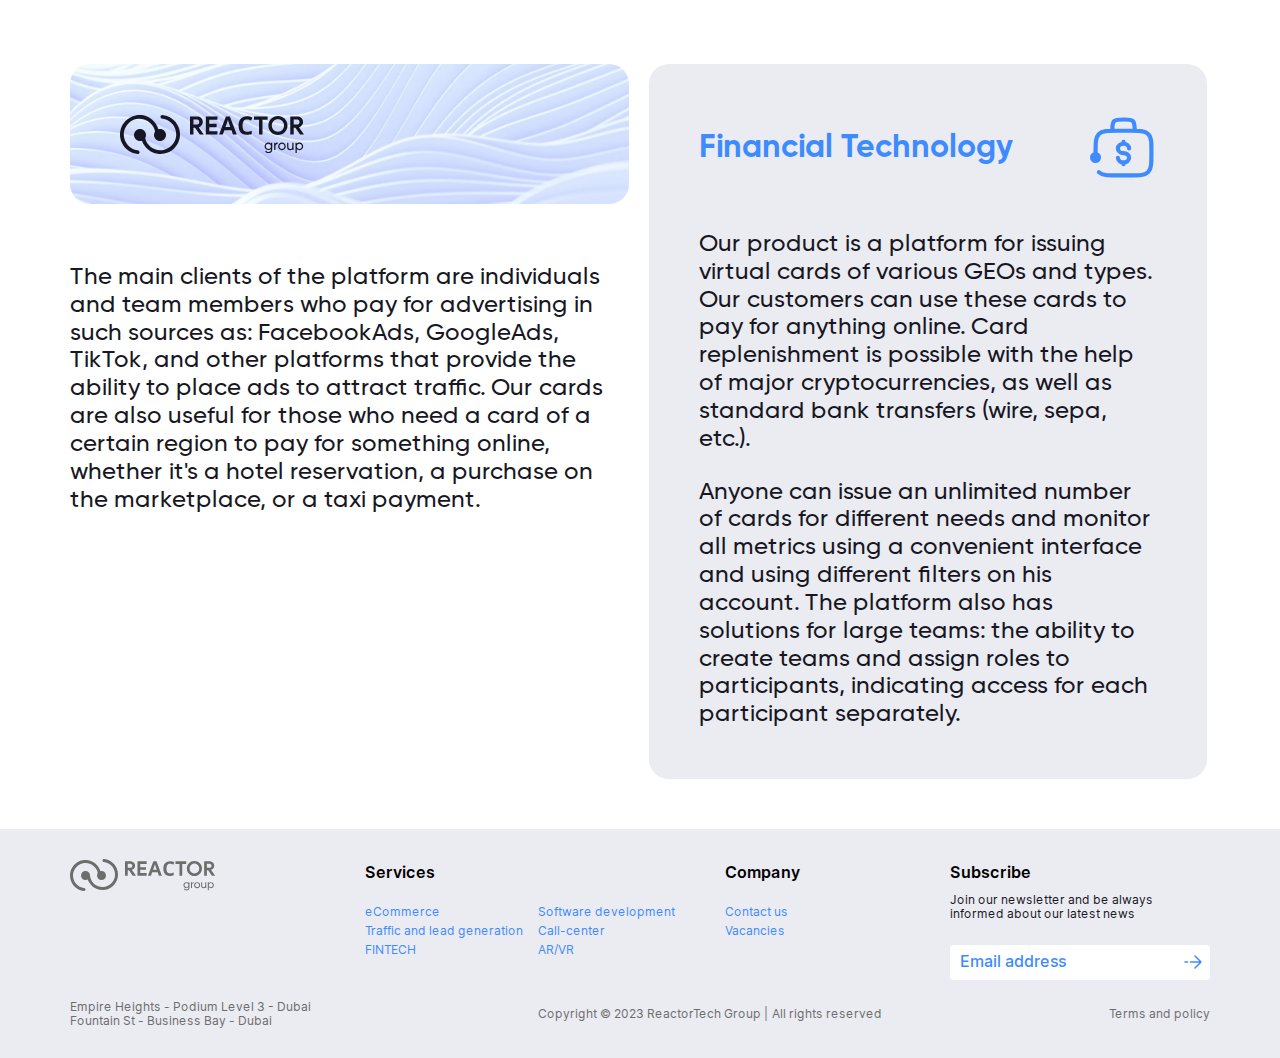
<file: fintech.html>
<!DOCTYPE html>
<html lang="en">
<head>
    <meta charset="UTF-8">
    <meta http-equiv="X-UA-Compatible" content="IE=edge">
    <meta name="viewport" content="width=device-width, initial-scale=1.0">
    <link rel="stylesheet" href="css/bootstrap-grid.min.css">
    <link rel="stylesheet" href="css/graph-modal.min.css">
    <link rel="stylesheet" href="fonts/stylesheet.css">
    <link rel="stylesheet" href="css/reset.css">
    <link rel="stylesheet" href="css/style.css">
    <link rel="apple-touch-icon" sizes="180x180" href="apple-touch-icon.png">
    <link rel="icon" type="image/png" sizes="32x32" href="favicon-32x32.png">
    <link rel="icon" type="image/png" sizes="16x16" href="favicon-16x16.png">
    <link rel="manifest" href="site.webmanifest">
    <link rel="mask-icon" href="safari-pinned-tab.svg" color="#5bbad5">
    <meta name="msapplication-TileColor" content="#da532c">
    <meta name="theme-color" content="#ffffff">
    <title>Financial Technology</title>
</head>
<body>
    <main>
        <div class="container">
            <div class="grid-wrapper">
                <div class="grid-wrapper__col">
                    <section class="header">
                        <div class="header__wrapper">
                            <a href="index.html" class="header__logo">
                                <img src="images/logo.svg" alt="Reactor Group logo">
                            </a>
                        </div>
                    </section>
                        <p class="text-block">The main clients of the platform are individuals and team members who pay for advertising in such sources as: FacebookAds, GoogleAds, TikTok, and other platforms that provide the ability to place ads to attract traffic. Our cards are also useful for those who need a card of a certain region to pay for something online, whether it's a hotel reservation, a purchase on the marketplace, or a taxi payment.</p>
                </div>
                <div class="grid-wrapper__col">
                    <section class="about-page">
                        <h2>Financial Technology</h2>
                        <img src="images/icons/bag.svg" alt="">
                        <div class="about-page__text-block">
                            <p>Our product is a platform for issuing virtual cards of various GEOs and types. Our customers can use these cards to pay for anything online. Card replenishment is possible with the help of major cryptocurrencies, as well as standard bank transfers (wire, sepa, etc.).</p>
                            <p>Anyone can issue an unlimited number of cards for different needs and monitor all metrics using a convenient interface and using different filters on his account. The platform also has solutions for large teams: the ability to create teams and assign roles to participants, indicating access for each participant separately.</p>
                        </div>
                    </section>
                </div>
            </div>
            <div class="grid-wrapper mob-view">
                <div class="grid-wrapper__col">
                    <section class="header">
                        <div class="header__wrapper">
                            <a href="index.html" class="header__logo">
                                <img src="images/logo.svg" alt="Reactor Group logo">
                            </a>
                        </div>
                    </section>
                    <section class="about-page">
                        <h2>Financial Technology</h2>
                        <img src="images/icons/bag.svg" alt="">
                        <div class="about-page__text-block">
                            <p>Our product is a platform for issuing virtual cards of various GEOs and types. Our customers can use these cards to pay for anything online. Card replenishment is possible with the help of major cryptocurrencies, as well as standard bank transfers (wire, sepa, etc.).</p>
                            <p>Anyone can issue an unlimited number of cards for different needs and monitor all metrics using a convenient interface and using different filters on his account. The platform also has solutions for large teams: the ability to create teams and assign roles to participants, indicating access for each participant separately.</p>
                        </div>
                    </section>
                    <p class="text-block">The main clients of the platform are individuals and team members who pay for advertising in such sources as: FacebookAds, GoogleAds, TikTok, and other platforms that provide the ability to place ads to attract traffic. Our cards are also useful for those who need a card of a certain region to pay for something online, whether it's a hotel reservation, a purchase on the marketplace, or a taxi payment.</p>
                </div>
            </div>
        </div>
    </main>
    <footer class="footer">
        <div class="container footer__wrapper">
            <a href="index.html" class="footer__logo">
                <img src="images/footer-logo.svg" alt="Reactor Group logo">
            </a>
            <nav class="footer__nav">
                <h3>Services</h3>
                <ul class="footer__nav-item">
                    <li class="footer__column">
                        <ul class="footer__list">
                            <li class="footer__item">
                                <a href="ecomerce.html" class="footer__link">eCommerce</a>
                            </li>
                            <li class="footer__item">
                                <a href="traffic_and_lead_generation.html" class="footer__link">Traffic and lead generation</a>
                            </li>
                            <li class="footer__item">
                                <a href="fintech.html" class="footer__link">FINTECH</a>
                            </li>
                        </ul>
                    </li>
                    <li class="footer__column">
                        <ul class="footer__list">
                            <li class="footer__item">
                                <a href="software_development.html" class="footer__link">Software development</a>
                            </li>
                            <li class="footer__item">
                                <a href="call_center.html" class="footer__link">Call-center</a>
                            </li>
                            <li class="footer__item">
                                <a href="ar_vr.html" class="footer__link">AR/VR</a>
                            </li>
                        </ul>
                    </li>
                </ul>
            </nav>
            <nav class="footer__nav">
                <h3>Company</h3>
                <ul class="footer__list">
                    <li class="footer__item">
                        <a data-graph-path="modal" class="footer__link modal-open-btn">Contact us</a>
                    </li>
                    <li class="footer__item">
                        <a href="vacancies.html" class="footer__link">Vacancies</a>
                    </li>
                </ul>
            </nav>

            <div class="footer__subscribe">
                <h3>Subscribe</h3>
                <p>Join our newsletter and be always <br> informed about our latest news</p>
                <form action="" id="subscribe-form">
                    <input type="email" name="email" placeholder="Email address" >
                    <button type="submit"></button>
                </form>
            </div>

            <div class="footer__bottom-info">
                <div class="footer__address">
                    <span>Empire Heights - Podium Level 3 - Dubai</span>
                    <span>Fountain St - Business Bay - Dubai</span>
                </div>
                <span class="copyright">Copyright © 2023 ReactorTech Group | All rights reserved</span>
                <a href="#">Terms and policy</a>
            </div>
        </div>
    </footer>

    <!-- Modal -->
    <div class="graph-modal">
        <div class="graph-modal__container" role="dialog" aria-modal="true" data-graph-target="modal">
            <button class="btn-reset graph-modal__close js-modal-close" aria-label="Закрыть модальное окно"></button>
            <div class="graph-modal__content">
                <div class="modal-header">
                    <img src="images/modal-logo.svg" alt="Reactor Group logo">
                </div>
                <form action="" class="modal-form" id="modal-form">
                    <div class="modal-form__wrapper">
                        <label for="name">Name</label>
                        <input type="text" name="name" placeholder="First Name" data-rule="name">
                    </div>
                    <div class="modal-form__wrapper">
                        <label for="phone">Phone number</label>
                        <input id="phone" type="tel" name="phone" placeholder="+971 ХХ ХХХ ХХХХ" data-rule="required|phone">
                    </div>
                    <div class="modal-form__wrapper">
                        <label for="email">E-mail</label>
                        <input type="email" name="email" placeholder="mail@domain" data-rule="required|email">
                    </div>
                    <div class="modal-form__wrapper">
                        <label for="country">Country</label>
                        <input type="text" name="country" placeholder="Country" data-rule="name">
                    </div>
                    <div class="modal-form__wrapper">
                        <label for="city">City</label>
                        <input type="text" name="city" placeholder="Your City" data-rule="name">
                    </div>
                    <div class="modal-form__wrapper">
                        <label for="company">Company</label>
                        <input type="text" name="company" placeholder="Your Company" data-rule="name">
                    </div>
                    <div class="modal-form__wrapper">
                        <label for="position">Position</label>
                        <input type="text" name="position" placeholder="Your Position" data-rule="name">
                    </div>
                    <div class="modal-form__wrapper">
                        <label for="request">Request</label>
                        <textarea name="request" id="request-text" cols="30" rows="6" placeholder="Your request"></textarea>
                    </div>
                    <div class="modal-form__wrapper">
                        <button type="submit"> 
                            Send
                        </button>
                    </div>
                </form>
            </div>
        </div>
    </div>

    <script src="js/graph-modal.min.js"></script>
    <script src="js/imask.js"></script>
    <script src="js/js-form-validator.min.js"></script>
    <script>
        const modal = new GraphModal();

        const tel = document.querySelector('#phone');

        const phoneMask = IMask(tel, {
            mask: '+{971} 00-000-0000',
                 // defaults to '_'
            });

        new Validator(document.querySelector('#modal-form'), function (err, res) {
		    return res;
	    });
    </script>
</body>
</html>
</file>
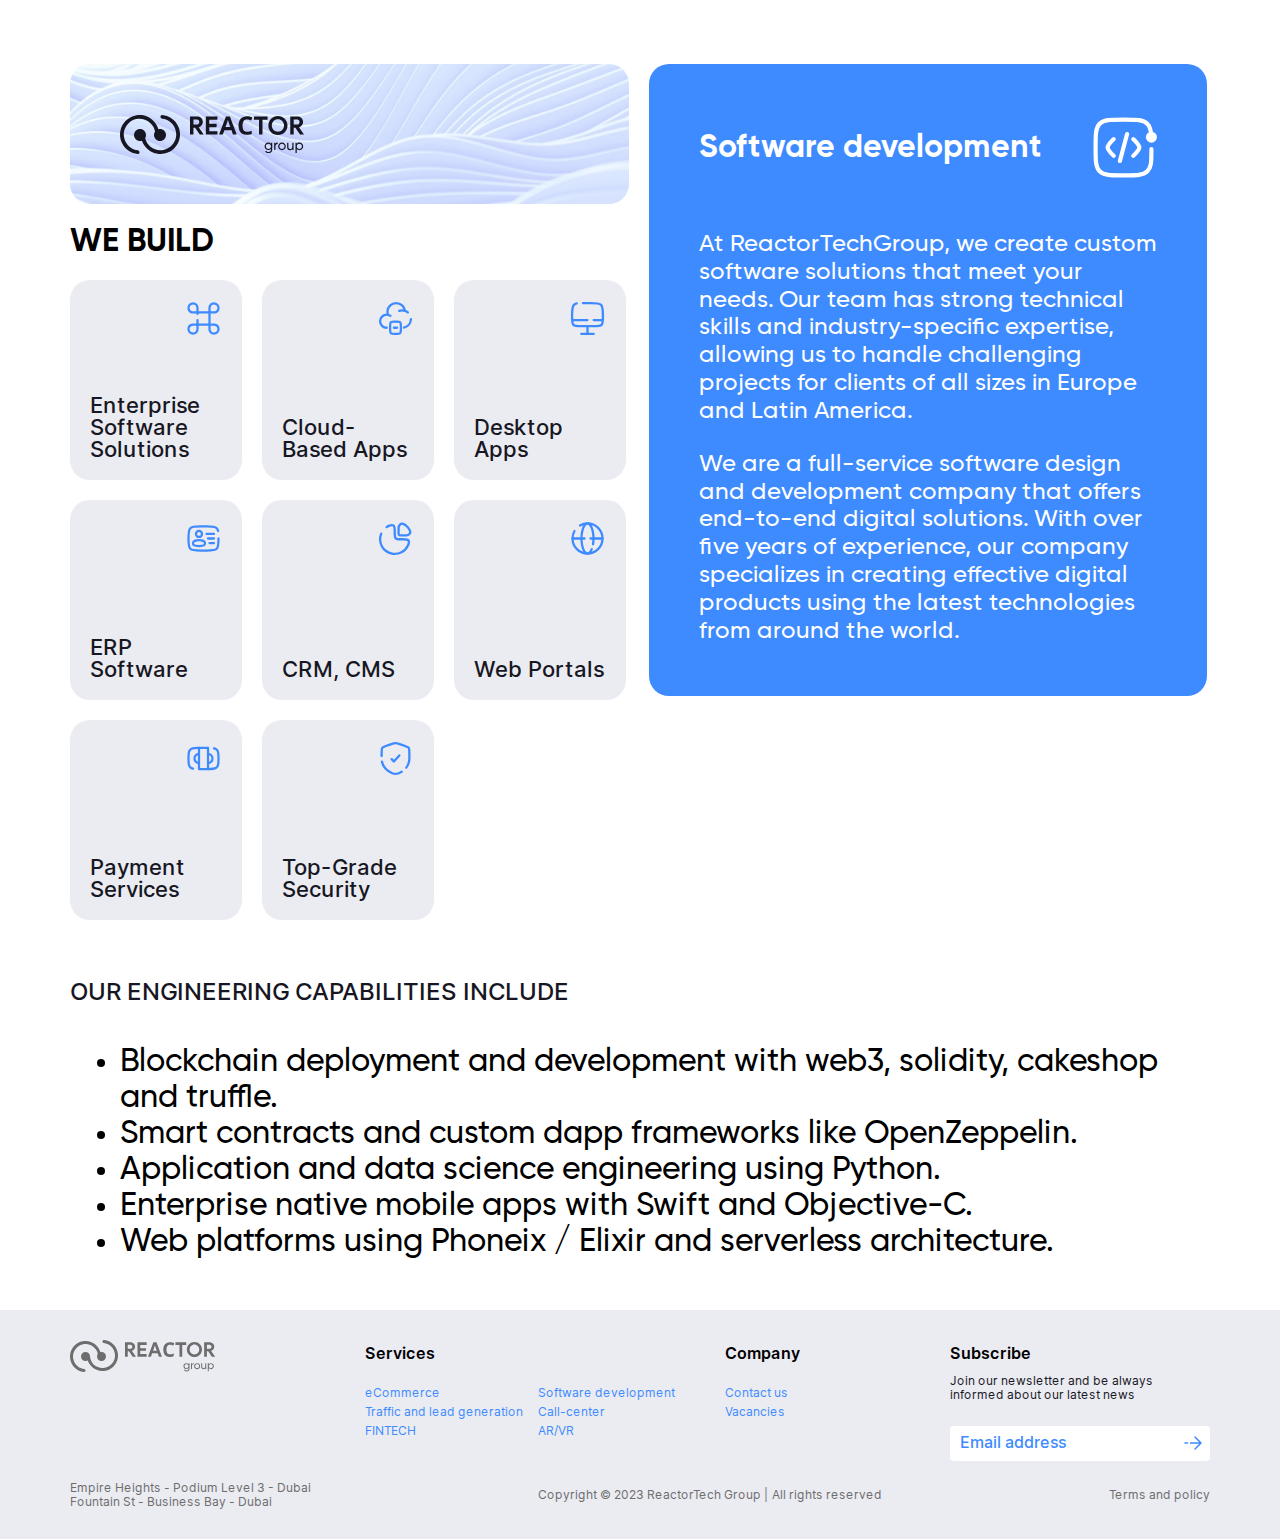
<file: software_development.html>
<!DOCTYPE html>
<html lang="en">
<head>
    <meta charset="UTF-8">
    <meta http-equiv="X-UA-Compatible" content="IE=edge">
    <meta name="viewport" content="width=device-width, initial-scale=1.0">
    <link rel="stylesheet" href="css/bootstrap-grid.min.css">
    <link rel="stylesheet" href="css/graph-modal.min.css">
    <link rel="stylesheet" href="fonts/stylesheet.css">
    <link rel="stylesheet" href="css/reset.css">
    <link rel="stylesheet" href="css/style.css">
    <link rel="apple-touch-icon" sizes="180x180" href="apple-touch-icon.png">
    <link rel="icon" type="image/png" sizes="32x32" href="favicon-32x32.png">
    <link rel="icon" type="image/png" sizes="16x16" href="favicon-16x16.png">
    <link rel="manifest" href="site.webmanifest">
    <link rel="mask-icon" href="safari-pinned-tab.svg" color="#5bbad5">
    <meta name="msapplication-TileColor" content="#da532c">
    <meta name="theme-color" content="#ffffff">
    <title>Software development</title>
</head>
<body>
    <main>
        <div class="container">
            <div class="grid-wrapper">
                <div class="grid-wrapper__col">
                    <section class="header">
                        <div class="header__wrapper">
                            <a href="index.html" class="header__logo">
                                <img src="images/logo.svg" alt="Reactor Group logo">
                            </a>
                        </div>
                    </section>
                    <span class="title">We build</span>
                    <div class="cards-block">
                        <div class="advantages-card">
                            <img src="images/icons/solar_command.svg" class="advantages-card__icon">
                            <span class="advantages-card__title">Enterprise <br> Software <br> Solutions</span>
                        </div>
                        <div class="advantages-card">
                            <img src="images/icons/cloud-storage.svg" class="advantages-card__icon">
                            <span class="advantages-card__title">Cloud- <br> Based Apps</span>
                        </div>
                        <div class="advantages-card">
                            <img src="images/icons/monitor.svg" class="advantages-card__icon">
                            <span class="advantages-card__title">Desktop <br> Apps</span>
                        </div>
                        <div class="advantages-card">
                            <img src="images/icons/pie-chart.svg" class="advantages-card__icon">
                            <span class="advantages-card__title">ERP <br> Software</span>
                        </div>
                        <div class="advantages-card">
                            <img src="images/icons/pie.svg" class="advantages-card__icon">
                            <span class="advantages-card__title">CRM, CMS</span>
                        </div>
                        <div class="advantages-card">
                            <img src="images/icons/global.svg" class="advantages-card__icon">
                            <span class="advantages-card__title">Web Portals</span>
                        </div>
                        <div class="advantages-card">
                            <img src="images/icons/wad.svg" class="advantages-card__icon">
                            <span class="advantages-card__title">Payment <br> Services</span>
                        </div>
                        <div class="advantages-card">
                            <img src="images/icons/shield.svg" class="advantages-card__icon">
                            <span class="advantages-card__title">Top-Grade <br> Security</span>
                        </div>
                    </div>
                </div>
                <div class="grid-wrapper__col">
                    <section class="about-page about-page--another-style">
                        <h2>Software development</h2>
                        <img src="images/icons/code-white.svg" alt="">
                        <div class="about-page__text-block">
                            <p>At ReactorTechGroup, we create custom software solutions that meet your needs. Our team has strong technical skills and industry-specific expertise, allowing us to handle challenging projects for clients of all sizes in Europe and Latin America.</p>
                            <p>We are a full-service software design and development company that offers end-to-end digital solutions. With over five years of experience, our company specializes in creating effective digital products using the latest technologies from around the world.</p>
                        </div>
                    </section>
                </div>
            </div>
            <div class="grid-wrapper mob-view">
                <div class="grid-wrapper__col">
                    <section class="header">
                        <div class="header__wrapper">
                            <a href="index.html" class="header__logo">
                                <img src="images/logo.svg" alt="Reactor Group logo">
                            </a>
                        </div>
                    </section>
                    <section class="about-page about-page--another-style">
                        <h2>Software development</h2>
                        <img src="images/icons/code-white.svg" alt="">
                        <div class="about-page__text-block">
                            <p>At ReactorTechGroup, we create custom software solutions that meet your needs. Our team has strong technical skills and industry-specific expertise, allowing us to handle challenging projects for clients of all sizes in Europe and Latin America.</p>
                            <p>We are a full-service software design and development company that offers end-to-end digital solutions. With over five years of experience, our company specializes in creating effective digital products using the latest technologies from around the world.</p>
                        </div>
                    </section>
                    <span class="title">We build</span>
                    <div class="cards-block">
                        <div class="advantages-card">
                            <img src="images/icons/solar_command.svg" class="advantages-card__icon">
                            <span class="advantages-card__title">Enterprise <br> Software <br> Solutions</span>
                        </div>
                        <div class="advantages-card">
                            <img src="images/icons/cloud-storage.svg" class="advantages-card__icon">
                            <span class="advantages-card__title">Cloud- <br> Based Apps</span>
                        </div>
                        <div class="advantages-card">
                            <img src="images/icons/monitor.svg" class="advantages-card__icon">
                            <span class="advantages-card__title">Desktop <br> Apps</span>
                        </div>
                        <div class="advantages-card">
                            <img src="images/icons/pie-chart.svg" class="advantages-card__icon">
                            <span class="advantages-card__title">ERP <br> Software</span>
                        </div>
                        <div class="advantages-card">
                            <img src="images/icons/pie.svg" class="advantages-card__icon">
                            <span class="advantages-card__title">CRM, CMS</span>
                        </div>
                        <div class="advantages-card">
                            <img src="images/icons/global.svg" class="advantages-card__icon">
                            <span class="advantages-card__title">Web Portals</span>
                        </div>
                        <div class="advantages-card">
                            <img src="images/icons/wad.svg" class="advantages-card__icon">
                            <span class="advantages-card__title">Payment <br> Services</span>
                        </div>
                        <div class="advantages-card">
                            <img src="images/icons/shield.svg" class="advantages-card__icon">
                            <span class="advantages-card__title">Top-Grade <br> Security</span>
                        </div>
                    </div>
                </div>
            </div>
            <section class="capabilities">
                <span class="capabilities__title">OUR ENGINEERING CAPABILITIES INCLUDE</span>
                <ul class="list">
                    <li class="list__item">Blockchain deployment and development with web3, solidity, cakeshop and truffle.</li>
                    <li class="list__item">Smart contracts and custom dapp frameworks like OpenZeppelin.</li>
                    <li class="list__item">Application and data science engineering using Python.</li>
                    <li class="list__item">Enterprise native mobile apps with Swift and Objective-C.</li>
                    <li class="list__item">Web platforms using Phoneix / Elixir and serverless architecture.</li>
                </ul>
            </section>
        </div>
    </main>
    <footer class="footer">
        <div class="container footer__wrapper">
            <a href="index.html" class="footer__logo">
                <img src="images/footer-logo.svg" alt="Reactor Group logo">
            </a>
            <nav class="footer__nav">
                <h3>Services</h3>
                <ul class="footer__nav-item">
                    <li class="footer__column">
                        <ul class="footer__list">
                            <li class="footer__item">
                                <a href="ecomerce.html" class="footer__link">eCommerce</a>
                            </li>
                            <li class="footer__item">
                                <a href="traffic_and_lead_generation.html" class="footer__link">Traffic and lead generation</a>
                            </li>
                            <li class="footer__item">
                                <a href="fintech.html" class="footer__link">FINTECH</a>
                            </li>
                        </ul>
                    </li>
                    <li class="footer__column">
                        <ul class="footer__list">
                            <li class="footer__item">
                                <a href="software_development.html" class="footer__link">Software development</a>
                            </li>
                            <li class="footer__item">
                                <a href="call_center.html" class="footer__link">Call-center</a>
                            </li>
                            <li class="footer__item">
                                <a href="ar_vr.html" class="footer__link">AR/VR</a>
                            </li>
                        </ul>
                    </li>
                </ul>
            </nav>
            <nav class="footer__nav">
                <h3>Company</h3>
                <ul class="footer__list">
                    <li class="footer__item">
                        <a data-graph-path="modal" class="footer__link modal-open-btn">Contact us</a>
                    </li>
                    <li class="footer__item">
                        <a href="vacancies.html" class="footer__link">Vacancies</a>
                    </li>
                </ul>
            </nav>

            <div class="footer__subscribe">
                <h3>Subscribe</h3>
                <p>Join our newsletter and be always <br> informed about our latest news</p>
                <form action="" id="subscribe-form">
                    <input type="email" name="email" placeholder="Email address" >
                    <button type="submit"></button>
                </form>
            </div>

            <div class="footer__bottom-info">
                <div class="footer__address">
                    <span>Empire Heights - Podium Level 3 - Dubai</span>
                    <span>Fountain St - Business Bay - Dubai</span>
                </div>
                <span class="copyright">Copyright © 2023 ReactorTech Group | All rights reserved</span>
                <a href="#">Terms and policy</a>
            </div>
        </div>
    </footer>

    <!-- Modal -->
    <div class="graph-modal">
        <div class="graph-modal__container" role="dialog" aria-modal="true" data-graph-target="modal">
            <button class="btn-reset graph-modal__close js-modal-close" aria-label="Закрыть модальное окно"></button>
            <div class="graph-modal__content">
                <div class="modal-header">
                    <img src="images/modal-logo.svg" alt="Reactor Group logo">
                </div>
                <form action="" class="modal-form" id="modal-form">
                    <div class="modal-form__wrapper">
                        <label for="name">Name</label>
                        <input type="text" name="name" placeholder="First Name" data-rule="name">
                    </div>
                    <div class="modal-form__wrapper">
                        <label for="phone">Phone number</label>
                        <input id="phone" type="tel" name="phone" placeholder="+971 ХХ ХХХ ХХХХ" data-rule="required|phone">
                    </div>
                    <div class="modal-form__wrapper">
                        <label for="email">E-mail</label>
                        <input type="email" name="email" placeholder="mail@domain" data-rule="required|email">
                    </div>
                    <div class="modal-form__wrapper">
                        <label for="country">Country</label>
                        <input type="text" name="country" placeholder="Country" data-rule="name">
                    </div>
                    <div class="modal-form__wrapper">
                        <label for="city">City</label>
                        <input type="text" name="city" placeholder="Your City" data-rule="name">
                    </div>
                    <div class="modal-form__wrapper">
                        <label for="company">Company</label>
                        <input type="text" name="company" placeholder="Your Company" data-rule="name">
                    </div>
                    <div class="modal-form__wrapper">
                        <label for="position">Position</label>
                        <input type="text" name="position" placeholder="Your Position" data-rule="name">
                    </div>
                    <div class="modal-form__wrapper">
                        <label for="request">Request</label>
                        <textarea name="request" id="request-text" cols="30" rows="6" placeholder="Your request"></textarea>
                    </div>
                    <div class="modal-form__wrapper">
                        <button type="submit"> 
                            Send
                        </button>
                    </div>
                </form>
            </div>
        </div>
    </div>

    <script src="js/graph-modal.min.js"></script>
    <script src="js/imask.js"></script>
    <script src="js/js-form-validator.min.js"></script>
    <script>
        const modal = new GraphModal();

        const tel = document.querySelector('#phone');

        const phoneMask = IMask(tel, {
            mask: '+{971} 00-000-0000',
                 // defaults to '_'
            });

        new Validator(document.querySelector('#modal-form'), function (err, res) {
		    return res;
	    });
    </script>
</body>
</html>
</file>
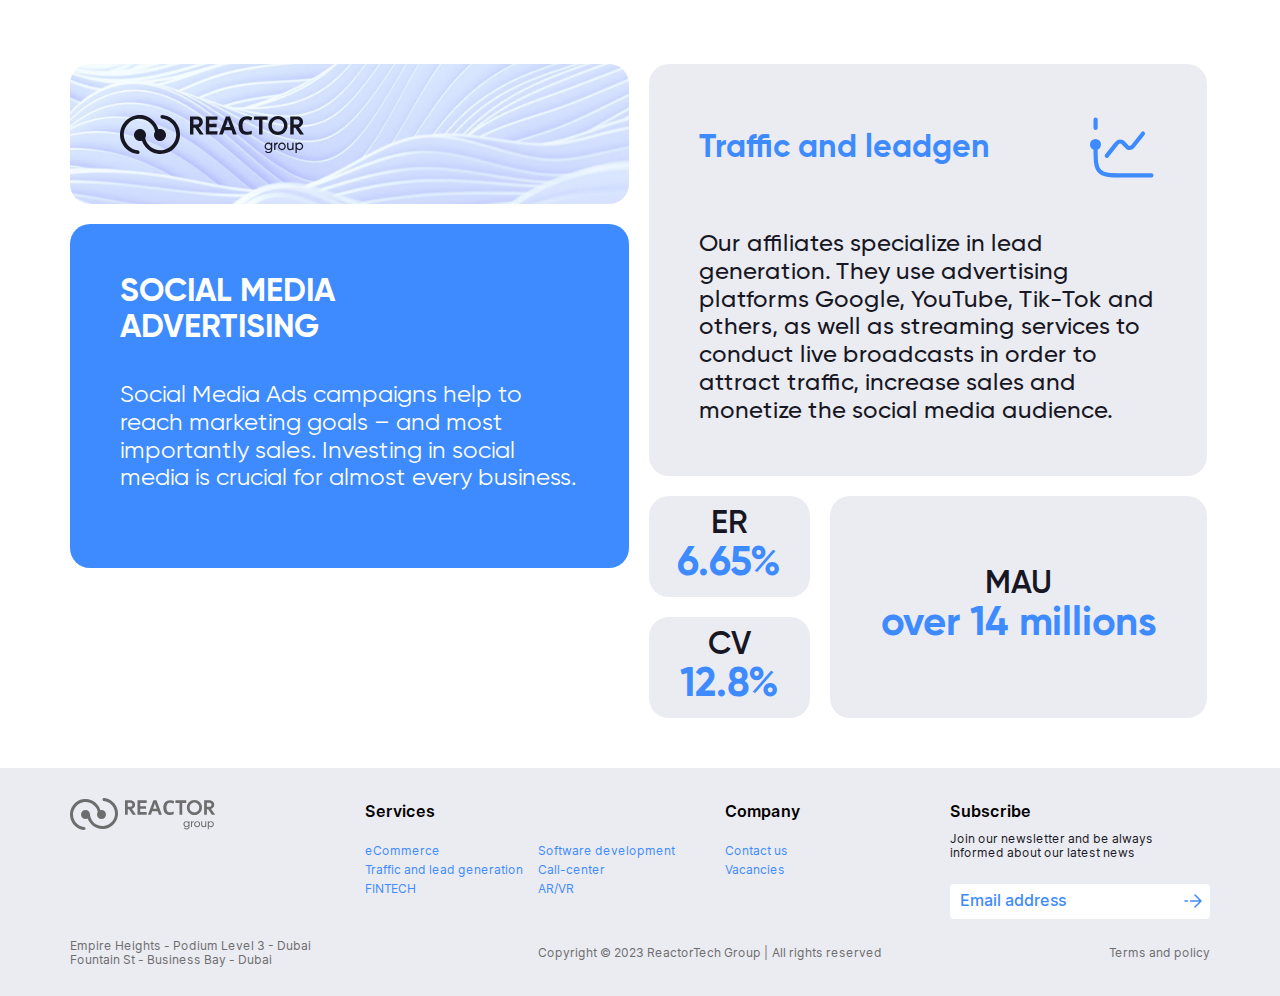
<file: traffic_and_lead_generation.html>
<!DOCTYPE html>
<html lang="en">
<head>
    <meta charset="UTF-8">
    <meta http-equiv="X-UA-Compatible" content="IE=edge">
    <meta name="viewport" content="width=device-width, initial-scale=1.0">
    <link rel="stylesheet" href="css/bootstrap-grid.min.css">
    <link rel="stylesheet" href="css/graph-modal.min.css">
    <link rel="stylesheet" href="fonts/stylesheet.css">
    <link rel="stylesheet" href="css/reset.css">
    <link rel="stylesheet" href="css/style.css">
    <link rel="apple-touch-icon" sizes="180x180" href="apple-touch-icon.png">
    <link rel="icon" type="image/png" sizes="32x32" href="favicon-32x32.png">
    <link rel="icon" type="image/png" sizes="16x16" href="favicon-16x16.png">
    <link rel="manifest" href="site.webmanifest">
    <link rel="mask-icon" href="safari-pinned-tab.svg" color="#5bbad5">
    <meta name="msapplication-TileColor" content="#da532c">
    <meta name="theme-color" content="#ffffff">
    <title>Traffic and leadgen</title>
</head>
<body>
    <main>
        <div class="container">
            <div class="grid-wrapper">
                <div class="grid-wrapper__col">
                    <section class="header">
                        <div class="header__wrapper">
                            <a href="index.html" class="header__logo">
                                <img src="images/logo.svg" alt="Reactor Group logo">
                            </a>
                        </div>
                    </section>
                    <div class="info-block">
                        <span class="info-block__title">SOCIAL MEDIA <br> ADVERTISING</span>
                        <p>Social Media Ads campaigns help to reach marketing goals – and most importantly sales. Investing in social media is crucial for almost every business.</p>
                    </div>
                </div>
                <div class="grid-wrapper__col">
                    <section class="about-page">
                        <h2>Traffic and leadgen</h2>
                        <img src="images/icons/diagram.svg" alt="">
                        <div class="about-page__text-block">
                            <p>Our affiliates specialize in lead generation. They use advertising platforms Google, YouTube, Tik-Tok and others, as well as streaming services to conduct live broadcasts in order to attract traffic, increase sales and monetize the social media audience.</p>
                        </div>
                    </section>
                    <section class="page-info">
                        <div class="traffic-page__wrapper">
                            <div class="traffic-page__col-left">
                                <div class="info-card">
                                    <span class="info-card__title">ER</span>
                                    <span class="info-card__subtitle">6.65%</span>
                                </div>
                                <div class="info-card">
                                    <span class="info-card__title">CV</span>
                                    <span class="info-card__subtitle">12.8%</span>
                                </div>
                            </div>
                            <div class="traffic-page__col-right">
                                <div class="info-card">
                                    <span class="info-card__title">MAU</span>
                                    <span class="info-card__subtitle">over 14 millions</span>
                                </div>
                            </div>
                        </div>
                    </section>
                </div>
            </div>
            <div class="grid-wrapper mob-view">
                <div class="grid-wrapper__col">
                    <section class="header">
                        <div class="header__wrapper">
                            <a href="index.html" class="header__logo">
                                <img src="images/logo.svg" alt="Reactor Group logo">
                            </a>
                        </div>
                    </section>
                    <section class="about-page">
                        <h2>Traffic and leadgen</h2>
                        <img src="images/icons/diagram.svg" alt="">
                        <div class="about-page__text-block">
                            <p>Our affiliates specialize in lead generation. They use advertising platforms Google, YouTube, Tik-Tok and others, as well as streaming services to conduct live broadcasts in order to attract traffic, increase sales and monetize the social media audience.</p>
                        </div>
                    </section>
                </div>
                <div class="grid-wrapper__col">
                    <div class="info-block">
                        <span class="info-block__title">SOCIAL MEDIA <br> ADVERTISING</span>
                        <p>Social Media Ads campaigns help to reach marketing goals – and most importantly sales. Investing in social media is crucial for almost every business.</p>
                    </div>
                    <section class="page-info">
                        <div class="traffic-page__wrapper">
                            <div class="traffic-page__col-left">
                                <div class="info-card">
                                    <span class="info-card__title">ER</span>
                                    <span class="info-card__subtitle">6.65%</span>
                                </div>
                                <div class="info-card">
                                    <span class="info-card__title">CV</span>
                                    <span class="info-card__subtitle">12.8%</span>
                                </div>
                            </div>
                            <div class="traffic-page__col-right">
                                <div class="info-card">
                                    <span class="info-card__title">MAU</span>
                                    <span class="info-card__subtitle">over 14 millions</span>
                                </div>
                            </div>
                        </div>
                    </section>
                </div>
            </div>
        </div>
    </main>
    <footer class="footer">
        <div class="container footer__wrapper">
            <a href="index.html" class="footer__logo">
                <img src="images/footer-logo.svg" alt="Reactor Group logo">
            </a>
            <nav class="footer__nav">
                <h3>Services</h3>
                <ul class="footer__nav-item">
                    <li class="footer__column">
                        <ul class="footer__list">
                            <li class="footer__item">
                                <a href="ecomerce.html" class="footer__link">eCommerce</a>
                            </li>
                            <li class="footer__item">
                                <a href="traffic_and_lead_generation.html" class="footer__link">Traffic and lead generation</a>
                            </li>
                            <li class="footer__item">
                                <a href="fintech.html" class="footer__link">FINTECH</a>
                            </li>
                        </ul>
                    </li>
                    <li class="footer__column">
                        <ul class="footer__list">
                            <li class="footer__item">
                                <a href="software_development.html" class="footer__link">Software development</a>
                            </li>
                            <li class="footer__item">
                                <a href="call_center.html" class="footer__link">Call-center</a>
                            </li>
                            <li class="footer__item">
                                <a href="ar_vr.html" class="footer__link">AR/VR</a>
                            </li>
                        </ul>
                    </li>
                </ul>
            </nav>
            <nav class="footer__nav">
                <h3>Company</h3>
                <ul class="footer__list">
                    <li class="footer__item">
                        <a data-graph-path="modal" class="footer__link modal-open-btn">Contact us</a>
                    </li>
                    <li class="footer__item">
                        <a href="vacancies.html" class="footer__link">Vacancies</a>
                    </li>
                </ul>
            </nav>

            <div class="footer__subscribe">
                <h3>Subscribe</h3>
                <p>Join our newsletter and be always <br> informed about our latest news</p>
                <form action="" id="subscribe-form">
                    <input type="email" name="email" placeholder="Email address" >
                    <button type="submit"></button>
                </form>
            </div>

            <div class="footer__bottom-info">
                <div class="footer__address">
                    <span>Empire Heights - Podium Level 3 - Dubai</span>
                    <span>Fountain St - Business Bay - Dubai</span>
                </div>
                <span class="copyright">Copyright © 2023 ReactorTech Group | All rights reserved</span>
                <a href="#">Terms and policy</a>
            </div>
        </div>
    </footer>

    <!-- Modal -->
    <div class="graph-modal">
        <div class="graph-modal__container" role="dialog" aria-modal="true" data-graph-target="modal">
            <button class="btn-reset graph-modal__close js-modal-close" aria-label="Закрыть модальное окно"></button>
            <div class="graph-modal__content">
                <div class="modal-header">
                    <img src="images/modal-logo.svg" alt="Reactor Group logo">
                </div>
                <form action="" class="modal-form" id="modal-form">
                    <div class="modal-form__wrapper">
                        <label for="name">Name</label>
                        <input type="text" name="name" placeholder="First Name" data-rule="name">
                    </div>
                    <div class="modal-form__wrapper">
                        <label for="phone">Phone number</label>
                        <input id="phone" type="tel" name="phone" placeholder="+971 ХХ ХХХ ХХХХ" data-rule="required|phone">
                    </div>
                    <div class="modal-form__wrapper">
                        <label for="email">E-mail</label>
                        <input type="email" name="email" placeholder="mail@domain" data-rule="required|email">
                    </div>
                    <div class="modal-form__wrapper">
                        <label for="country">Country</label>
                        <input type="text" name="country" placeholder="Country" data-rule="name">
                    </div>
                    <div class="modal-form__wrapper">
                        <label for="city">City</label>
                        <input type="text" name="city" placeholder="Your City" data-rule="name">
                    </div>
                    <div class="modal-form__wrapper">
                        <label for="company">Company</label>
                        <input type="text" name="company" placeholder="Your Company" data-rule="name">
                    </div>
                    <div class="modal-form__wrapper">
                        <label for="position">Position</label>
                        <input type="text" name="position" placeholder="Your Position" data-rule="name">
                    </div>
                    <div class="modal-form__wrapper">
                        <label for="request">Request</label>
                        <textarea name="request" id="request-text" cols="30" rows="6" placeholder="Your request"></textarea>
                    </div>
                    <div class="modal-form__wrapper">
                        <button type="submit"> 
                            Send
                        </button>
                    </div>
                </form>
            </div>
        </div>
    </div>

    <script src="js/graph-modal.min.js"></script>
    <script src="js/imask.js"></script>
    <script src="js/js-form-validator.min.js"></script>
    <script>
        const modal = new GraphModal();

        const tel = document.querySelector('#phone');

        const phoneMask = IMask(tel, {
            mask: '+{971} 00-000-0000',
                 // defaults to '_'
            });

        new Validator(document.querySelector('#modal-form'), function (err, res) {
		    return res;
	    });
    </script>
</body>
</html>
</file>
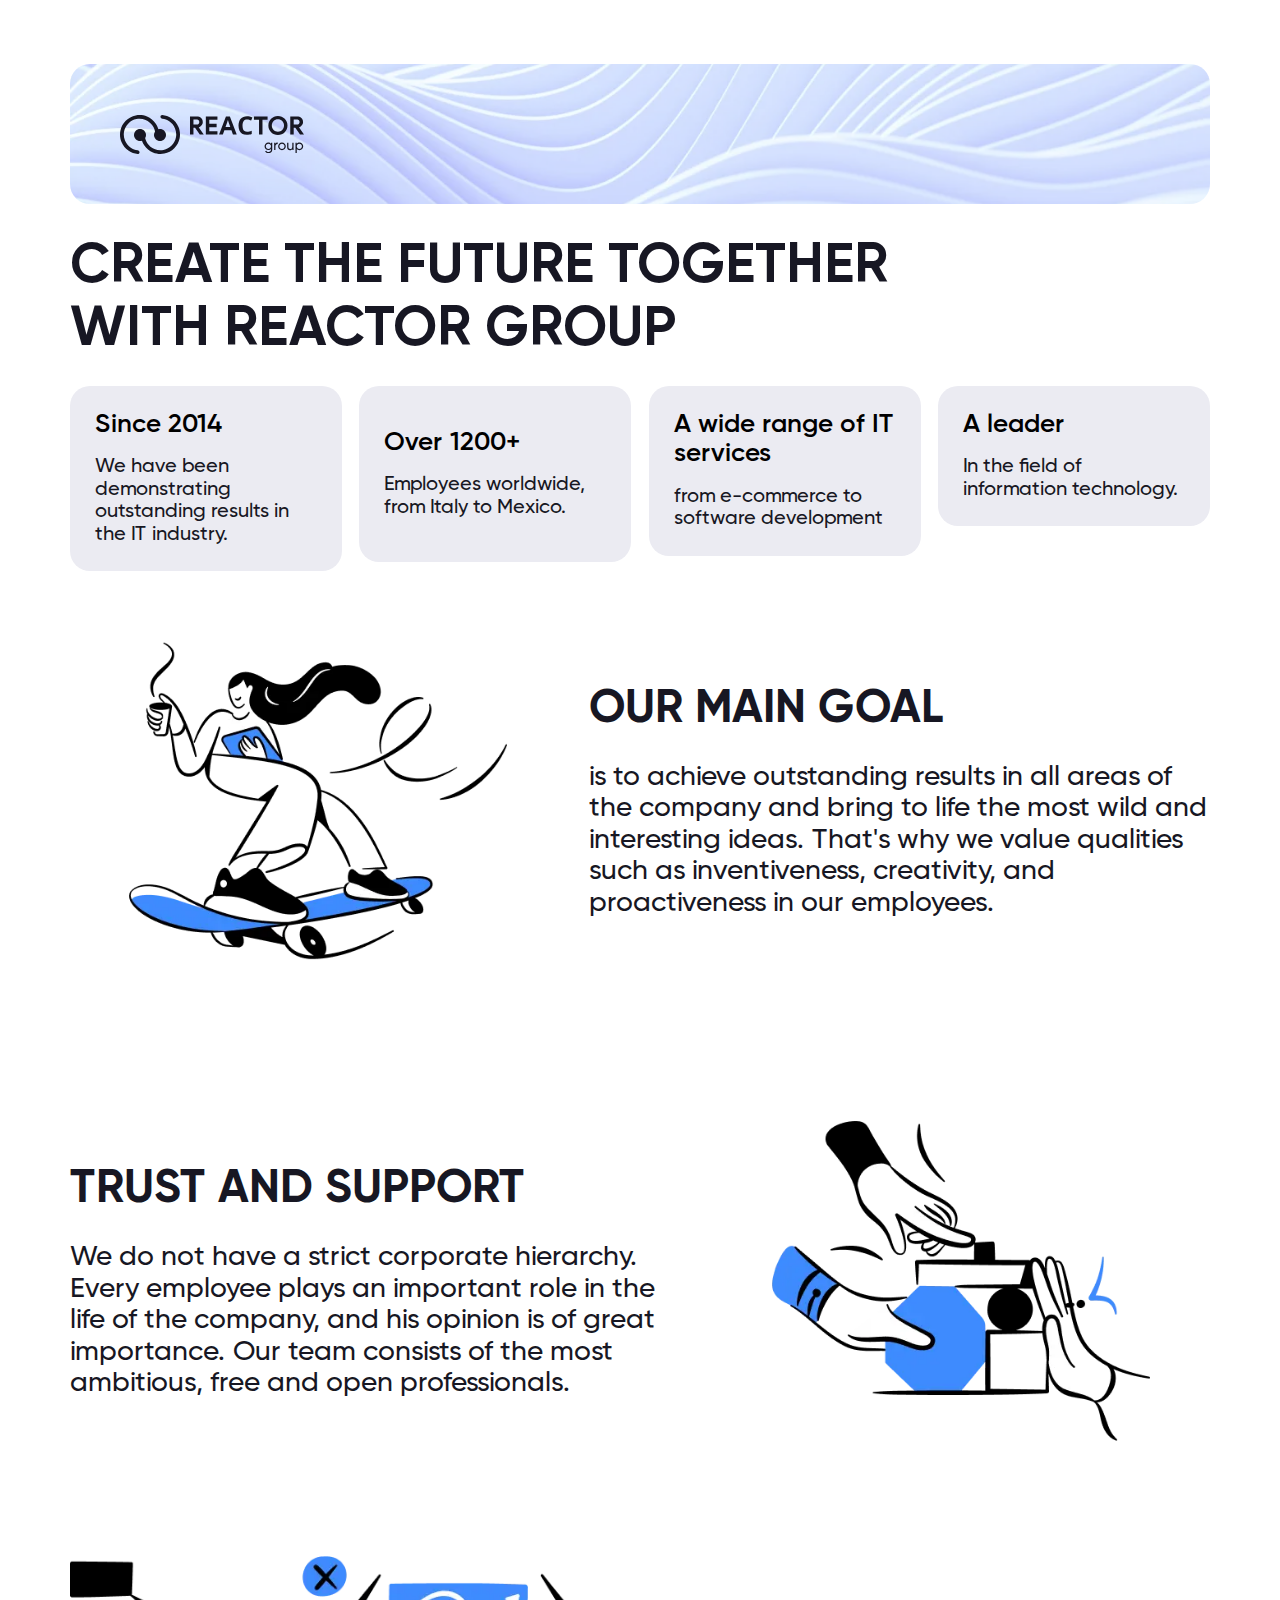
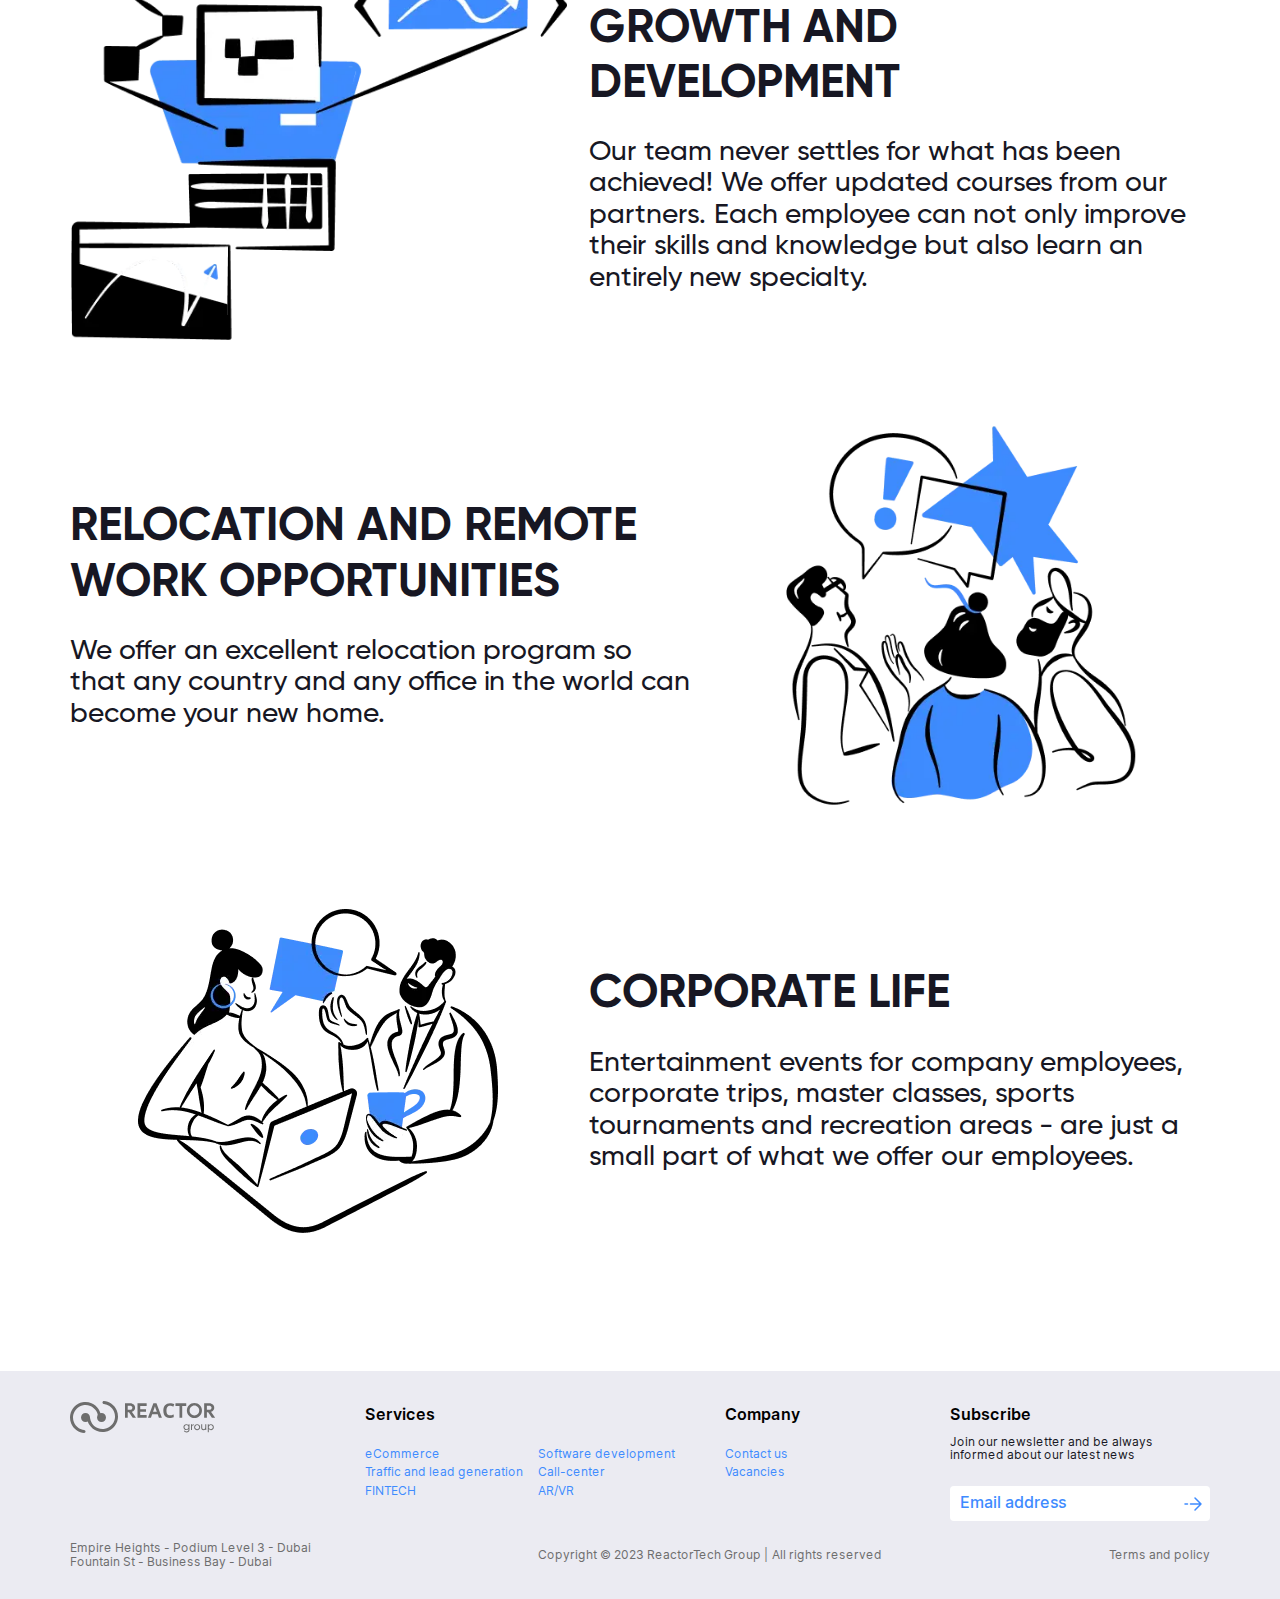
<file: vacancies.html>
<!DOCTYPE html>
<html lang="en">
<head>
    <meta charset="UTF-8">
    <meta http-equiv="X-UA-Compatible" content="IE=edge">
    <meta name="viewport" content="width=device-width, initial-scale=1.0">
    <link rel="stylesheet" href="css/bootstrap-grid.min.css">
    <link rel="stylesheet" href="css/graph-modal.min.css">
    <link rel="stylesheet" href="fonts/stylesheet.css">
    <link rel="stylesheet" href="css/reset.css">
    <link rel="stylesheet" href="css/style.css">
    <link rel="apple-touch-icon" sizes="180x180" href="apple-touch-icon.png">
    <link rel="icon" type="image/png" sizes="32x32" href="favicon-32x32.png">
    <link rel="icon" type="image/png" sizes="16x16" href="favicon-16x16.png">
    <link rel="manifest" href="site.webmanifest">
    <link rel="mask-icon" href="safari-pinned-tab.svg" color="#5bbad5">
    <meta name="msapplication-TileColor" content="#da532c">
    <meta name="theme-color" content="#ffffff">
    <title>Vacancies</title>
</head>
<body>
    <header class="header container">
        <div class="header__wrapper">
            <a href="index.html" class="header__logo">
                <img src="images/logo.svg" alt="Reactor Group logo">
            </a>
        </div>
    </header>
    <main>
        <div class="container">
            <section class="benefits">
                <h1>Create the future together with Reactor Group</h1>
                <ul class="benefits__list">
                    <li class="benefits__item card">
                        <span class="card__title">Since 2014 </span>
                        <p class="card__text">We have been demonstrating outstanding results in the IT industry.</p>
                    </li>
                    <li class="benefits__item card">
                        <span class="card__title">Over 1200+</span>
                        <p class="card__text">Employees worldwide, from Italy to Mexico.</p>
                    </li>
                    <li class="benefits__item card">
                        <span class="card__title">A wide range of IT services</span>
                        <p class="card__text">from e-commerce to software development</p>
                    </li>
                    <li class="benefits__item card">
                        <span class="card__title">A leader</span>
                        <p class="card__text">In the field of information technology.</p>
                    </li>
                </ul>   
            </section>
            <section class="about">
                <ul class="about__list">
                    <li class="about__item">
                        <div class="about__img">
                            <img src="images/main-img-1.webp" alt="our main goal">
                        </div>
                        <div class="about__text-block">
                            <span class="about__title">Our main goal</span>
                            <p class="about__text">is to achieve outstanding results in all areas of the company and bring to life the most wild and interesting ideas. That's why we value qualities such as inventiveness, creativity, and proactiveness in our employees.</p>
                        </div>
                    </li>
                    <li class="about__item">
                        <div class="about__img">
                            <img src="images/main-img-2.webp" alt="TRUST AND SUPPORT">
                        </div>
                        <div class="about__text-block">
                            <span class="about__title">TRUST AND SUPPORT</span>
                            <p class="about__text">We do not have a strict corporate hierarchy. Every employee plays an important role in the life of the company, and his opinion is of great importance. Our team consists of the most ambitious, free and open professionals.</p>
                        </div>
                    </li>
                    <li class="about__item">
                        <div class="about__img">
                            <img src="images/main-img-3.webp" alt="">
                        </div>
                        <div class="about__text-block">
                            <span class="about__title">GROWTH AND DEVELOPMENT</span>
                            <p class="about__text">Our team never settles for what has been achieved! We offer updated courses from our partners. Each employee can not only improve their skills and knowledge but also learn an entirely new specialty.</p>
                        </div>
                    </li>
                    <li class="about__item">
                        <div class="about__img">
                            <img src="images/main-img-4.webp" alt="RELOCATION AND REMOTE WORK OPPORTUNITIES">
                        </div>
                        <div class="about__text-block">
                            <span class="about__title">RELOCATION AND REMOTE WORK OPPORTUNITIES</span>
                            <p class="about__text">We offer an excellent relocation program so that any country and any office in the world can become your new home.</p>
                        </div>
                    </li>
                    <li class="about__item">
                        <div class="about__img">
                            <img src="images/main-img-5.webp" alt="CORPORATE LIFE">
                        </div>
                        <div class="about__text-block">
                            <span class="about__title">CORPORATE LIFE</span>
                            <p class="about__text">Entertainment events for company employees, corporate trips, master classes, sports tournaments and recreation areas - are just a small part of what we offer our employees.</p>
                        </div>
                    </li>
                </ul>
            </section>
        </div>
    </main>
    <footer class="footer">
        <div class="container footer__wrapper">
            <a href="index.html" class="footer__logo">
                <img src="images/footer-logo.svg" alt="Reactor Group logo">
            </a>
            <nav class="footer__nav">
                <h3>Services</h3>
                <ul class="footer__nav-item">
                    <li class="footer__column">
                        <ul class="footer__list">
                            <li class="footer__item">
                                <a href="ecomerce.html" class="footer__link">eCommerce</a>
                            </li>
                            <li class="footer__item">
                                <a href="traffic_and_lead_generation.html" class="footer__link">Traffic and lead generation</a>
                            </li>
                            <li class="footer__item">
                                <a href="fintech.html" class="footer__link">FINTECH</a>
                            </li>
                        </ul>
                    </li>
                    <li class="footer__column">
                        <ul class="footer__list">
                            <li class="footer__item">
                                <a href="software_development.html" class="footer__link">Software development</a>
                            </li>
                            <li class="footer__item">
                                <a href="call_center.html" class="footer__link">Call-center</a>
                            </li>
                            <li class="footer__item">
                                <a href="ar_vr.html" class="footer__link">AR/VR</a>
                            </li>
                        </ul>
                    </li>
                </ul>
            </nav>
            <nav class="footer__nav">
                <h3>Company</h3>
                <ul class="footer__list">
                    <li class="footer__item">
                        <a data-graph-path="modal" class="footer__link modal-open-btn">Contact us</a>
                    </li>
                    <li class="footer__item">
                        <a href="vacancies.html" class="footer__link">Vacancies</a>
                    </li>
                </ul>
            </nav>

            <div class="footer__subscribe">
                <h3>Subscribe</h3>
                <p>Join our newsletter and be always <br> informed about our latest news</p>
                <form action="" id="subscribe-form">
                    <input type="email" name="email" placeholder="Email address" >
                    <button type="submit"></button>
                </form>
            </div>

            <div class="footer__bottom-info">
                <div class="footer__address">
                    <span>Empire Heights - Podium Level 3 - Dubai</span>
                    <span>Fountain St - Business Bay - Dubai</span>
                </div>
                <span class="copyright">Copyright © 2023 ReactorTech Group | All rights reserved</span>
                <a href="#">Terms and policy</a>
            </div>
        </div>
    </footer>

    <!-- Modal -->
    <div class="graph-modal">
        <div class="graph-modal__container" role="dialog" aria-modal="true" data-graph-target="modal">
            <button class="btn-reset graph-modal__close js-modal-close" aria-label="Закрыть модальное окно"></button>
            <div class="graph-modal__content">
                <div class="modal-header">
                    <img src="images/modal-logo.svg" alt="Reactor Group logo">
                </div>
                <form action="" class="modal-form" id="modal-form">
                    <div class="modal-form__wrapper">
                        <label for="name">Name</label>
                        <input type="text" name="name" placeholder="First Name" data-rule="name">
                    </div>
                    <div class="modal-form__wrapper">
                        <label for="phone">Phone number</label>
                        <input id="phone" type="tel" name="phone" placeholder="+971 ХХ ХХХ ХХХХ" data-rule="required|phone">
                    </div>
                    <div class="modal-form__wrapper">
                        <label for="email">E-mail</label>
                        <input type="email" name="email" placeholder="mail@domain" data-rule="required|email">
                    </div>
                    <div class="modal-form__wrapper">
                        <label for="country">Country</label>
                        <input type="text" name="country" placeholder="Country" data-rule="name">
                    </div>
                    <div class="modal-form__wrapper">
                        <label for="city">City</label>
                        <input type="text" name="city" placeholder="Your City" data-rule="name">
                    </div>
                    <div class="modal-form__wrapper">
                        <label for="company">Company</label>
                        <input type="text" name="company" placeholder="Your Company" data-rule="name">
                    </div>
                    <div class="modal-form__wrapper">
                        <label for="position">Position</label>
                        <input type="text" name="position" placeholder="Your Position" data-rule="name">
                    </div>
                    <div class="modal-form__wrapper">
                        <label for="request">Request</label>
                        <textarea name="request" id="request-text" cols="30" rows="6" placeholder="Your request"></textarea>
                    </div>
                    <div class="modal-form__wrapper">
                        <button type="submit"> 
                            Send
                        </button>
                    </div>
                </form>
            </div>
        </div>
    </div>

    <script src="js/graph-modal.min.js"></script>
    <script src="js/imask.js"></script>
    <script src="js/js-form-validator.min.js"></script>
    <script>
        const modal = new GraphModal();

        const tel = document.querySelector('#phone');

        const phoneMask = IMask(tel, {
            mask: '+{971} 00-000-0000',
                 // defaults to '_'
            });

        new Validator(document.querySelector('#modal-form'), function (err, res) {
		    return res;
	    });
    </script>
</body>
</html>
</file>
<file: fonts/stylesheet.css>
@font-face {
    font-family: 'Gilroy';
    src: url('Gilroy-Regular.eot');
    src: local('Gilroy Regular'), local('Gilroy-Regular'),
        url('Gilroy-Regular.eot?#iefix') format('embedded-opentype'),
        url('Gilroy-Regular.woff2') format('woff2'),
        url('Gilroy-Regular.woff') format('woff'),
        url('Gilroy-Regular.ttf') format('truetype');
    font-weight: normal;
    font-style: normal;
}

@font-face {
    font-family: 'Gilroy';
    src: url('Gilroy-ExtraboldItalic.eot');
    src: local('Gilroy Extrabold Italic'), local('Gilroy-ExtraboldItalic'),
        url('Gilroy-ExtraboldItalic.eot?#iefix') format('embedded-opentype'),
        url('Gilroy-ExtraboldItalic.woff2') format('woff2'),
        url('Gilroy-ExtraboldItalic.woff') format('woff'),
        url('Gilroy-ExtraboldItalic.ttf') format('truetype');
    font-weight: 800;
    font-style: italic;
}

@font-face {
    font-family: 'Gilroy';
    src: url('Gilroy-Bold.eot');
    src: local('Gilroy Bold'), local('Gilroy-Bold'),
        url('Gilroy-Bold.eot?#iefix') format('embedded-opentype'),
        url('Gilroy-Bold.woff2') format('woff2'),
        url('Gilroy-Bold.woff') format('woff'),
        url('Gilroy-Bold.ttf') format('truetype');
    font-weight: bold;
    font-style: normal;
}

@font-face {
    font-family: 'Gilroy';
    src: url('Gilroy-Black.eot');
    src: local('Gilroy Black'), local('Gilroy-Black'),
        url('Gilroy-Black.eot?#iefix') format('embedded-opentype'),
        url('Gilroy-Black.woff2') format('woff2'),
        url('Gilroy-Black.woff') format('woff'),
        url('Gilroy-Black.ttf') format('truetype');
    font-weight: 900;
    font-style: normal;
}

@font-face {
    font-family: 'Gilroy';
    src: url('Gilroy-Light.eot');
    src: local('Gilroy Light'), local('Gilroy-Light'),
        url('Gilroy-Light.eot?#iefix') format('embedded-opentype'),
        url('Gilroy-Light.woff2') format('woff2'),
        url('Gilroy-Light.woff') format('woff'),
        url('Gilroy-Light.ttf') format('truetype');
    font-weight: 300;
    font-style: normal;
}

@font-face {
    font-family: 'Gilroy';
    src: url('Gilroy-Semibold.eot');
    src: local('Gilroy Semibold'), local('Gilroy-Semibold'),
        url('Gilroy-Semibold.eot?#iefix') format('embedded-opentype'),
        url('Gilroy-Semibold.woff2') format('woff2'),
        url('Gilroy-Semibold.woff') format('woff'),
        url('Gilroy-Semibold.ttf') format('truetype');
    font-weight: 600;
    font-style: normal;
}

@font-face {
    font-family: 'Gilroy';
    src: url('Gilroy-Medium.eot');
    src: local('Gilroy Medium'), local('Gilroy-Medium'),
        url('Gilroy-Medium.eot?#iefix') format('embedded-opentype'),
        url('Gilroy-Medium.woff2') format('woff2'),
        url('Gilroy-Medium.woff') format('woff'),
        url('Gilroy-Medium.ttf') format('truetype');
    font-weight: 500;
    font-style: normal;
}

@font-face {
    font-family: 'Gilroy';
    src: url('Gilroy-MediumItalic.eot');
    src: local('Gilroy Medium Italic'), local('Gilroy-MediumItalic'),
        url('Gilroy-MediumItalic.eot?#iefix') format('embedded-opentype'),
        url('Gilroy-MediumItalic.woff2') format('woff2'),
        url('Gilroy-MediumItalic.woff') format('woff'),
        url('Gilroy-MediumItalic.ttf') format('truetype');
    font-weight: 500;
    font-style: italic;
}

@font-face {
    font-family: 'Gilroy';
    src: url('Gilroy-BlackItalic.eot');
    src: local('Gilroy Black Italic'), local('Gilroy-BlackItalic'),
        url('Gilroy-BlackItalic.eot?#iefix') format('embedded-opentype'),
        url('Gilroy-BlackItalic.woff2') format('woff2'),
        url('Gilroy-BlackItalic.woff') format('woff'),
        url('Gilroy-BlackItalic.ttf') format('truetype');
    font-weight: 900;
    font-style: italic;
}

@font-face {
    font-family: 'Gilroy';
    src: url('Gilroy-UltraLight.eot');
    src: local('Gilroy UltraLight'), local('Gilroy-UltraLight'),
        url('Gilroy-UltraLight.eot?#iefix') format('embedded-opentype'),
        url('Gilroy-UltraLight.woff2') format('woff2'),
        url('Gilroy-UltraLight.woff') format('woff'),
        url('Gilroy-UltraLight.ttf') format('truetype');
    font-weight: 200;
    font-style: normal;
}

@font-face {
    font-family: 'Gilroy';
    src: url('Gilroy-RegularItalic.eot');
    src: local('Gilroy Regular Italic'), local('Gilroy-RegularItalic'),
        url('Gilroy-RegularItalic.eot?#iefix') format('embedded-opentype'),
        url('Gilroy-RegularItalic.woff2') format('woff2'),
        url('Gilroy-RegularItalic.woff') format('woff'),
        url('Gilroy-RegularItalic.ttf') format('truetype');
    font-weight: normal;
    font-style: italic;
}

@font-face {
    font-family: 'Gilroy';
    src: url('Gilroy-SemiboldItalic.eot');
    src: local('Gilroy Semibold Italic'), local('Gilroy-SemiboldItalic'),
        url('Gilroy-SemiboldItalic.eot?#iefix') format('embedded-opentype'),
        url('Gilroy-SemiboldItalic.woff2') format('woff2'),
        url('Gilroy-SemiboldItalic.woff') format('woff'),
        url('Gilroy-SemiboldItalic.ttf') format('truetype');
    font-weight: 600;
    font-style: italic;
}

@font-face {
    font-family: 'Gilroy';
    src: url('Gilroy-HeavyItalic.eot');
    src: local('Gilroy Heavy Italic'), local('Gilroy-HeavyItalic'),
        url('Gilroy-HeavyItalic.eot?#iefix') format('embedded-opentype'),
        url('Gilroy-HeavyItalic.woff2') format('woff2'),
        url('Gilroy-HeavyItalic.woff') format('woff'),
        url('Gilroy-HeavyItalic.ttf') format('truetype');
    font-weight: 900;
    font-style: italic;
}

@font-face {
    font-family: 'Gilroy';
    src: url('Gilroy-Extrabold.eot');
    src: local('Gilroy Extrabold'), local('Gilroy-Extrabold'),
        url('Gilroy-Extrabold.eot?#iefix') format('embedded-opentype'),
        url('Gilroy-Extrabold.woff2') format('woff2'),
        url('Gilroy-Extrabold.woff') format('woff'),
        url('Gilroy-Extrabold.ttf') format('truetype');
    font-weight: 800;
    font-style: normal;
}

@font-face {
    font-family: 'Gilroy';
    src: url('Gilroy-BoldItalic.eot');
    src: local('Gilroy Bold Italic'), local('Gilroy-BoldItalic'),
        url('Gilroy-BoldItalic.eot?#iefix') format('embedded-opentype'),
        url('Gilroy-BoldItalic.woff2') format('woff2'),
        url('Gilroy-BoldItalic.woff') format('woff'),
        url('Gilroy-BoldItalic.ttf') format('truetype');
    font-weight: bold;
    font-style: italic;
}

@font-face {
    font-family: 'Gilroy';
    src: url('Gilroy-UltraLightItalic.eot');
    src: local('Gilroy UltraLight Italic'), local('Gilroy-UltraLightItalic'),
        url('Gilroy-UltraLightItalic.eot?#iefix') format('embedded-opentype'),
        url('Gilroy-UltraLightItalic.woff2') format('woff2'),
        url('Gilroy-UltraLightItalic.woff') format('woff'),
        url('Gilroy-UltraLightItalic.ttf') format('truetype');
    font-weight: 200;
    font-style: italic;
}

@font-face {
    font-family: 'Gilroy';
    src: url('Gilroy-LightItalic.eot');
    src: local('Gilroy Light Italic'), local('Gilroy-LightItalic'),
        url('Gilroy-LightItalic.eot?#iefix') format('embedded-opentype'),
        url('Gilroy-LightItalic.woff2') format('woff2'),
        url('Gilroy-LightItalic.woff') format('woff'),
        url('Gilroy-LightItalic.ttf') format('truetype');
    font-weight: 300;
    font-style: italic;
}

@font-face {
    font-family: 'Gilroy';
    src: url('Gilroy-Heavy.eot');
    src: local('Gilroy Heavy'), local('Gilroy-Heavy'),
        url('Gilroy-Heavy.eot?#iefix') format('embedded-opentype'),
        url('Gilroy-Heavy.woff2') format('woff2'),
        url('Gilroy-Heavy.woff') format('woff'),
        url('Gilroy-Heavy.ttf') format('truetype');
    font-weight: 900;
    font-style: normal;
}

@font-face {
    font-family: 'Gilroy';
    src: url('Gilroy-Thin.eot');
    src: local('Gilroy Thin'), local('Gilroy-Thin'),
        url('Gilroy-Thin.eot?#iefix') format('embedded-opentype'),
        url('Gilroy-Thin.woff2') format('woff2'),
        url('Gilroy-Thin.woff') format('woff'),
        url('Gilroy-Thin.ttf') format('truetype');
    font-weight: 100;
    font-style: normal;
}

@font-face {
    font-family: 'Gilroy';
    src: url('Gilroy-ThinItalic.eot');
    src: local('Gilroy Thin Italic'), local('Gilroy-ThinItalic'),
        url('Gilroy-ThinItalic.eot?#iefix') format('embedded-opentype'),
        url('Gilroy-ThinItalic.woff2') format('woff2'),
        url('Gilroy-ThinItalic.woff') format('woff'),
        url('Gilroy-ThinItalic.ttf') format('truetype');
    font-weight: 100;
    font-style: italic;
}

@font-face {
    font-family: 'Inter';
    src: url('Inter-BoldItalic.eot');
    src: local('Inter Bold Italic'), local('Inter-BoldItalic'),
        url('Inter-BoldItalic.eot?#iefix') format('embedded-opentype'),
        url('Inter-BoldItalic.woff2') format('woff2'),
        url('Inter-BoldItalic.woff') format('woff'),
        url('Inter-BoldItalic.ttf') format('truetype');
    font-weight: bold;
    font-style: italic;
}

@font-face {
    font-family: 'Inter';
    src: url('Inter-MediumItalic.eot');
    src: local('Inter Medium Italic'), local('Inter-MediumItalic'),
        url('Inter-MediumItalic.eot?#iefix') format('embedded-opentype'),
        url('Inter-MediumItalic.woff2') format('woff2'),
        url('Inter-MediumItalic.woff') format('woff'),
        url('Inter-MediumItalic.ttf') format('truetype');
    font-weight: 500;
    font-style: italic;
}

@font-face {
    font-family: 'Inter';
    src: url('Inter-ThinItalicBETA.eot');
    src: local('Inter Thin Italic BETA'), local('Inter-ThinItalicBETA'),
        url('Inter-ThinItalicBETA.eot?#iefix') format('embedded-opentype'),
        url('Inter-ThinItalicBETA.woff2') format('woff2'),
        url('Inter-ThinItalicBETA.woff') format('woff'),
        url('Inter-ThinItalicBETA.ttf') format('truetype');
    font-weight: 100;
    font-style: italic;
}

@font-face {
    font-family: 'Inter';
    src: url('Inter-Regular.eot');
    src: local('Inter Regular'), local('Inter-Regular'),
        url('Inter-Regular.eot?#iefix') format('embedded-opentype'),
        url('Inter-Regular.woff2') format('woff2'),
        url('Inter-Regular.woff') format('woff'),
        url('Inter-Regular.ttf') format('truetype');
    font-weight: normal;
    font-style: normal;
}

@font-face {
    font-family: 'Inter';
    src: url('Inter-Black.eot');
    src: local('Inter Black'), local('Inter-Black'),
        url('Inter-Black.eot?#iefix') format('embedded-opentype'),
        url('Inter-Black.woff2') format('woff2'),
        url('Inter-Black.woff') format('woff'),
        url('Inter-Black.ttf') format('truetype');
    font-weight: 900;
    font-style: normal;
}

@font-face {
    font-family: 'Inter';
    src: url('Inter-BlackItalic.eot');
    src: local('Inter Black Italic'), local('Inter-BlackItalic'),
        url('Inter-BlackItalic.eot?#iefix') format('embedded-opentype'),
        url('Inter-BlackItalic.woff2') format('woff2'),
        url('Inter-BlackItalic.woff') format('woff'),
        url('Inter-BlackItalic.ttf') format('truetype');
    font-weight: 900;
    font-style: italic;
}

@font-face {
    font-family: 'Inter';
    src: url('Inter-LightBETA.eot');
    src: local('Inter Light BETA'), local('Inter-LightBETA'),
        url('Inter-LightBETA.eot?#iefix') format('embedded-opentype'),
        url('Inter-LightBETA.woff2') format('woff2'),
        url('Inter-LightBETA.woff') format('woff'),
        url('Inter-LightBETA.ttf') format('truetype');
    font-weight: 300;
    font-style: normal;
}

@font-face {
    font-family: 'Inter';
    src: url('Inter-SemiBold.eot');
    src: local('Inter Semi Bold'), local('Inter-SemiBold'),
        url('Inter-SemiBold.eot?#iefix') format('embedded-opentype'),
        url('Inter-SemiBold.woff2') format('woff2'),
        url('Inter-SemiBold.woff') format('woff'),
        url('Inter-SemiBold.ttf') format('truetype');
    font-weight: 600;
    font-style: normal;
}

@font-face {
    font-family: 'Inter';
    src: url('Inter-ExtraBoldItalic.eot');
    src: local('Inter Extra Bold Italic'), local('Inter-ExtraBoldItalic'),
        url('Inter-ExtraBoldItalic.eot?#iefix') format('embedded-opentype'),
        url('Inter-ExtraBoldItalic.woff2') format('woff2'),
        url('Inter-ExtraBoldItalic.woff') format('woff'),
        url('Inter-ExtraBoldItalic.ttf') format('truetype');
    font-weight: 800;
    font-style: italic;
}

@font-face {
    font-family: 'Inter';
    src: url('Inter-Bold.eot');
    src: local('Inter Bold'), local('Inter-Bold'),
        url('Inter-Bold.eot?#iefix') format('embedded-opentype'),
        url('Inter-Bold.woff2') format('woff2'),
        url('Inter-Bold.woff') format('woff'),
        url('Inter-Bold.ttf') format('truetype');
    font-weight: bold;
    font-style: normal;
}

@font-face {
    font-family: 'Inter';
    src: url('Inter-ExtraLightItalicBETA.eot');
    src: local('Inter Extra Light Italic BETA'), local('Inter-ExtraLightItalicBETA'),
        url('Inter-ExtraLightItalicBETA.eot?#iefix') format('embedded-opentype'),
        url('Inter-ExtraLightItalicBETA.woff2') format('woff2'),
        url('Inter-ExtraLightItalicBETA.woff') format('woff'),
        url('Inter-ExtraLightItalicBETA.ttf') format('truetype');
    font-weight: 200;
    font-style: italic;
}

@font-face {
    font-family: 'Inter';
    src: url('Inter-ExtraLightBETA.eot');
    src: local('Inter Extra Light BETA'), local('Inter-ExtraLightBETA'),
        url('Inter-ExtraLightBETA.eot?#iefix') format('embedded-opentype'),
        url('Inter-ExtraLightBETA.woff2') format('woff2'),
        url('Inter-ExtraLightBETA.woff') format('woff'),
        url('Inter-ExtraLightBETA.ttf') format('truetype');
    font-weight: 200;
    font-style: normal;
}

@font-face {
    font-family: 'Inter';
    src: url('Inter-ExtraBold.eot');
    src: local('Inter Extra Bold'), local('Inter-ExtraBold'),
        url('Inter-ExtraBold.eot?#iefix') format('embedded-opentype'),
        url('Inter-ExtraBold.woff2') format('woff2'),
        url('Inter-ExtraBold.woff') format('woff'),
        url('Inter-ExtraBold.ttf') format('truetype');
    font-weight: 800;
    font-style: normal;
}

@font-face {
    font-family: 'Inter';
    src: url('Inter-ThinBETA.eot');
    src: local('Inter Thin BETA'), local('Inter-ThinBETA'),
        url('Inter-ThinBETA.eot?#iefix') format('embedded-opentype'),
        url('Inter-ThinBETA.woff2') format('woff2'),
        url('Inter-ThinBETA.woff') format('woff'),
        url('Inter-ThinBETA.ttf') format('truetype');
    font-weight: 100;
    font-style: normal;
}

@font-face {
    font-family: 'Inter';
    src: url('Inter-LightItalicBETA.eot');
    src: local('Inter Light Italic BETA'), local('Inter-LightItalicBETA'),
        url('Inter-LightItalicBETA.eot?#iefix') format('embedded-opentype'),
        url('Inter-LightItalicBETA.woff2') format('woff2'),
        url('Inter-LightItalicBETA.woff') format('woff'),
        url('Inter-LightItalicBETA.ttf') format('truetype');
    font-weight: 300;
    font-style: italic;
}

@font-face {
    font-family: 'Inter';
    src: url('Inter-Italic.eot');
    src: local('Inter Italic'), local('Inter-Italic'),
        url('Inter-Italic.eot?#iefix') format('embedded-opentype'),
        url('Inter-Italic.woff2') format('woff2'),
        url('Inter-Italic.woff') format('woff'),
        url('Inter-Italic.ttf') format('truetype');
    font-weight: normal;
    font-style: italic;
}

@font-face {
    font-family: 'Inter';
    src: url('Inter-SemiBoldItalic.eot');
    src: local('Inter Semi Bold Italic'), local('Inter-SemiBoldItalic'),
        url('Inter-SemiBoldItalic.eot?#iefix') format('embedded-opentype'),
        url('Inter-SemiBoldItalic.woff2') format('woff2'),
        url('Inter-SemiBoldItalic.woff') format('woff'),
        url('Inter-SemiBoldItalic.ttf') format('truetype');
    font-weight: 600;
    font-style: italic;
}

@font-face {
    font-family: 'Inter';
    src: url('Inter-Medium.eot');
    src: local('Inter Medium'), local('Inter-Medium'),
        url('Inter-Medium.eot?#iefix') format('embedded-opentype'),
        url('Inter-Medium.woff2') format('woff2'),
        url('Inter-Medium.woff') format('woff'),
        url('Inter-Medium.ttf') format('truetype');
    font-weight: 500;
    font-style: normal;
}
</file>
<file: css/style.css>
html,
body {
  height: 100%;
}

body {
    padding-top: 64px;
    font-family: 'Gilroy';
    color: #000000;
    display: -webkit-box;
    display: -ms-flexbox;
    display: flex;
    -webkit-box-orient: vertical;
    -webkit-box-direction: normal;
        -ms-flex-direction: column;
            flex-direction: column;
    height: 100%;
}

main {
    -webkit-box-flex: 1;
        -ms-flex: 1 1 0px;
            flex: 1 1 0;
}

footer {
    -webkit-box-flex: 0;
        -ms-flex: 0 0 auto;
            flex: 0 0 auto;
}

h1 {
    font-size: 64px;
    line-height: 1.125;
    font-weight: 700;
    width: 80%;
    text-transform: uppercase;
    margin-bottom: 24px;
    color: #171723;
}

h2 {
    font-size: 32px;
    line-height: 1.125;
    font-weight: 700;
    text-transform: uppercase;
    color: #171723;
}
    .h2--blue-color {
        color: #3E8BFF;
        display: -webkit-box;
        display: -ms-flexbox;
        display: flex;
        -webkit-box-pack: end;
            -ms-flex-pack: end;
                justify-content: flex-end;
        margin-bottom: 60px;
    }

h3 {
    font-size: 16px;
    line-height: 1.625;
    font-weight: 600;
    margin-bottom: 20px;
}

.services-block__wrapper.mob-view,
.grid-wrapper.mob-view {
    display: none;
    visibility: hidden;
}

a:hover {
    text-decoration: underline;
}

p {
    font-size: 24px;
    line-height: 1.16;
    color: #171723;
}

.container {
    padding: 0;
}

.grid-wrapper {
    display: -webkit-box;
    display: -ms-flexbox;
    display: flex;
    -ms-flex-wrap: wrap;
        flex-wrap: wrap;
    gap: 20px;
}
    .grid-wrapper__col {
        width: 49.2%;
        display: -webkit-box;
        display: -ms-flexbox;
        display: flex;
        -webkit-box-orient: vertical;
        -webkit-box-direction: normal;
            -ms-flex-direction: column;
                flex-direction: column;
        gap: 20px;
    }

    .grid-wrapper__col .header__wrapper {
        margin-bottom: 0;
    }

.card {
    background-color: #EBEBF2;
    border-radius: 20px;
    padding: 25px;
}
    .card__title {
        font-size: 32px;
        line-height: 1.125;
        font-weight: 600;
    }
    .card__text {
        font-size: 24px;
        line-height: 1.125;
        font-weight: 500;
        margin-top: 16px;
    }

.header__wrapper {
    background: url('../images/fd.webp');
    min-height: 140px;
    background-repeat: no-repeat;
    background-size: cover;
    background-position-y: 50%;
    display: -webkit-box;
    display: -ms-flexbox;
    display: flex;
    -webkit-box-align: center;
        -ms-flex-align: center;
            align-items: center;
    padding: 50px;
    border-radius: 20px;
    margin-bottom: 32px;
}
    .header__logo {
        display: inline-block;
    }
    .header__wrapper--big {
        min-height: 674px;
        -webkit-box-align: baseline;
            -ms-flex-align: baseline;
                align-items: baseline;
        -webkit-box-pack: justify;
            -ms-flex-pack: justify;
                justify-content: space-between;
        -webkit-box-orient: vertical;
        -webkit-box-direction: normal;
            -ms-flex-direction: column;
                flex-direction: column;
    }
    .header--small {
        width: 50%;
        margin-bottom: 0;
    }

.benefits {
    margin-bottom: 24px;
}
    .benefits__list {
        display: -webkit-box;
        display: -ms-flexbox;
        display: flex;
        -ms-flex-wrap: wrap;
            flex-wrap: wrap;
        gap: 1.5%;
        -webkit-box-align: start;
            -ms-flex-align: start;
                align-items: flex-start;
    }
        .benefits__item {
            -webkit-box-flex: 1;
                -ms-flex: 1;
                    flex: 1;
        }
        .benefits__item:nth-child(2) {
            padding: 43px 25px;
        }

.about {

}

    .about__list {
        
    }
        .about__item {
            display: -webkit-box;
            display: -ms-flexbox;
            display: flex;
            -webkit-box-align: center;
                -ms-flex-align: center;
                    align-items: center;
            gap: 2%;
            margin-bottom: 100px;
        }

        .about__item:nth-child(even) {
            -webkit-box-orient: horizontal;
            -webkit-box-direction: reverse;
                -ms-flex-direction: row-reverse;
                    flex-direction: row-reverse;
        }

        .about__text-block {
            -webkit-box-flex: 1;
                -ms-flex: 1;
                    flex: 1;
        }

        .about__title {
            font-size: 53px;
            line-height: 1.2;
            font-weight: 700;
            text-transform: uppercase;
            margin-bottom: 25px;
            display: inline-block;
            color: #171723;
        }
        .about__text {
            font-size: 32px;
            line-height: 1.125;
            font-weight: 500;
        }
        .about__img {
            -webkit-box-flex: 0.8;
                -ms-flex: 0.8;
                    flex: 0.8;
            display: -webkit-box;
            display: -ms-flexbox;
            display: flex;
            -webkit-box-pack: center;
                -ms-flex-pack: center;
                    justify-content: center;
        }

.footer {
    min-height: 200px;
    background: #EBEBF2;
    font-family: 'Inter';
    padding-top: 30px;
    padding-bottom: 30px;
    font-size: 12px;
    font-weight: 400;
    line-height: 1.16;
    margin-top: 50px;
}
    .footer__wrapper {
        display: -webkit-box;
        display: -ms-flexbox;
        display: flex;
        -ms-flex-wrap: wrap;
            flex-wrap: wrap;
        -webkit-box-pack: justify;
            -ms-flex-pack: justify;
                justify-content: space-between;
    }
        .footer__logo {
            margin-right: auto;
        }

        .footer__nav {
            display: -webkit-box;
            display: -ms-flexbox;
            display: flex;
            -webkit-box-orient: vertical;
            -webkit-box-direction: normal;
                -ms-flex-direction: column;
                    flex-direction: column;
        }

        .footer__nav:first-of-type{
            margin-right: 50px;
        }

        .footer__nav-item {
            display: -webkit-box;
            display: -ms-flexbox;
            display: flex;
            gap: 15px;
        }
            .footer__list {
                display: -webkit-box;
                display: -ms-flexbox;
                display: flex;
                -webkit-box-orient: vertical;
                -webkit-box-direction: normal;
                    -ms-flex-direction: column;
                        flex-direction: column;
                gap: 5px;
            }

            .footer__link {
                display: inline-block;
                color: #3E8BFF;
                font-size: 12px;
                font-weight: 400;
                line-height: 1.16;
            }

            .footer__subscribe {
                max-width: 260px;
                width: 100%;
                margin-left: auto;
            }

            .footer__subscribe p {
                font-size: 12px;
                line-height: 1.16;
            }

            .footer__subscribe h3 {
                margin-bottom: 8px;
            }

            #subscribe-form {
                margin-top: 24px;
                position: relative;
            }
                #subscribe-form input {
                    padding: 10px;
                    background: #fff;
                    border-radius: 4px;
                    width: 100%;
                    padding-right: 35px;
                    overflow: hidden;
                }

                #subscribe-form button {
                    width: 35px;
                    height: 100%;
                    background-image: url('../images/icons/right-arrow.svg');
                    background-repeat: no-repeat;
                    background-position: center;
                    position: absolute;
                    right: 0;
                    border-radius:  0 4px 4px 0;
                    -webkit-transition: all 0.3s;
                    -o-transition: all 0.3s;
                    transition: all 0.3s;
                }
                    #subscribe-form button:hover {
                        background-color: #000;
                        background-image: url('../images/icons/right-arrow_hover.svg');
                        -webkit-transition: all 0.3s;
                        -o-transition: all 0.3s;
                        transition: all 0.3s;
                    }

                #subscribe-form input::-webkit-input-placeholder {
                    color: #3E8BFF;
                    font-size: 16px;
                    font-weight: 500;
                    line-height: 1.1875;
                }

                #subscribe-form input::-moz-placeholder {
                    color: #3E8BFF;
                    font-size: 16px;
                    font-weight: 500;
                    line-height: 1.1875;
                }

                #subscribe-form input:-ms-input-placeholder {
                    color: #3E8BFF;
                    font-size: 16px;
                    font-weight: 500;
                    line-height: 1.1875;
                }

                #subscribe-form input::-ms-input-placeholder {
                    color: #3E8BFF;
                    font-size: 16px;
                    font-weight: 500;
                    line-height: 1.1875;
                }

                #subscribe-form input::placeholder {
                    color: #3E8BFF;
                    font-size: 16px;
                    font-weight: 500;
                    line-height: 1.1875;
                }

            .footer__bottom-info {
                width: 100%;
                display: -webkit-box;
                display: -ms-flexbox;
                display: flex;
                -webkit-box-pack: justify;
                    -ms-flex-pack: justify;
                        justify-content: space-between;
                -webkit-box-align: center;
                    -ms-flex-align: center;
                        align-items: center;
                margin-top: 20px;
                color: #6D6D6D;
            }
                .footer__address {
                    display: -webkit-box;
                    display: -ms-flexbox;
                    display: flex;
                    -webkit-box-orient: vertical;
                    -webkit-box-direction: normal;
                        -ms-flex-direction: column;
                            flex-direction: column;
                }

                .footer__bottom-info a {
                    color: inherit;
                }

.history {
    display: -webkit-box;
    display: -ms-flexbox;
    display: flex;
    gap: 5%;
    margin-bottom: 50px;
}
    .history__text-block {
        color: #171723;
        font-size: 16px;
        line-height: 1.125;
        width: 35%;
    }

        .history__text-block p {
            margin-bottom: 25px;
            font-size: 16px;
            line-height: 1.125;
        }
            .history__text-block p:last-child {
                margin-bottom: 0;
            }

.services-block {

}
    .services-block__wrapper {
        display: -webkit-box;
        display: -ms-flexbox;
        display: flex;
        gap: 20px;
    }
    .services-block__col {
        display: -webkit-box;
        display: -ms-flexbox;
        display: flex;
        -ms-flex-wrap: wrap;
            flex-wrap: wrap;
        width: 50%;
        gap: 20px;
    }
    .services-block__card {
        border-radius: 10px;
        width: 48.4%;
        color: #000;
        height: 370px;
        background-repeat: no-repeat;
        background-size: contain;
        padding: 35px;
        position: relative;
        text-decoration: none;
        display: -webkit-box;
        display: -ms-flexbox;
        display: flex;
        -webkit-box-orient: vertical;
        -webkit-box-direction: normal;
            -ms-flex-direction: column;
                flex-direction: column;
        -webkit-box-pack: justify;
            -ms-flex-pack: justify;
                justify-content: space-between;
    }
        .services-block__card:hover {
            text-decoration: none;
            cursor: pointer;
        }

        .services-block__card:visited {
            color: #000;
        }

        .services-block__card::before {
            content: " ";
            background: #000;
            opacity: 0;
            position: absolute;
            width: 100%;
            height: 100%;
            top: 0;
            left: -1px;
            border-radius: 10px;
            transition: opacity 0.3s;
        }

        .services-block__card:hover::before {
            opacity: 0.15;
            transition: opacity 0.3s;
        }

        .services-block__card--big {
            width: 100%;
            height: 425px;
        }

    .services-block__card-title {
        font-size: 32px;
        line-height: 1.125;
        font-weight: 700;
    }

    .services-block__card-icon {
        max-width: 67px;
    }

    .services-block__card--1 {
        background-image: url('../images/vacancies/vacancies-card-1.jpg');
        grid-area: block-1;
    }
    .services-block__card--2 {
        background-image: url('../images/vacancies/vacancies-card-2.jpg');
        grid-area: block-2;
    }
    .services-block__card--3 {
        background-image: url('../images/vacancies/vacancies-card-3.jpg');
        grid-area: block-3;
    }
    .services-block__card--4 {
        background-image: url('../images/vacancies/vacancies-card-4.jpg');
        grid-area: block-4;
    }
    .services-block__card--5 {
        background-image: url('../images/vacancies/vacancies-card-5.jpg');
        grid-area: block-5;
    }
    .services-block__card--6 {
        background-image: url('../images/vacancies/vacancies-card-6.jpg');
        grid-area: block-6;
    }

.about-page {
    background: #EBEBF2;
    padding: 50px;
    border-radius: 20px;
    display: -webkit-box;
    display: -ms-flexbox;
    display: flex;
    -ms-flex-wrap: wrap;
        flex-wrap: wrap;
    -webkit-box-pack: justify;
        -ms-flex-pack: justify;
            justify-content: space-between;
    -webkit-box-align: center;
        -ms-flex-align: center;
            align-items: center;
}

    .about-page h2 {
        color: #3E8BFF;
        text-transform: none;
    }

    .about-page img {
        max-width: 67px;
    }

    .about-page__text-block {
        width: 100%;
        margin-top: 50px;
    }

    .about-page p {
        font-size: 24px;
        line-height: 1.16;
        font-weight: 500;
        margin-bottom: 25px;
    }
        .about-page p:last-of-type {
            margin-bottom: 0;
        }

    .about-page--another-style {
        background-color: #3E8BFF;
    }
        .about-page--another-style h2 {
            color: #FFF;
        }
        .about-page--another-style p {
            color: #FFF;
        }

    .info-block {
        background-color: #3E8BFF;
        padding: 50px;
        color: #FFF;
        border-radius: 20px;
        padding-bottom: 75px;
    }
        .info-block--transparent {
            background-color: transparent;
        }
        .info-block--transparent p {
            color: #171723;
        }
        .info-block__title {
            font-size: 32px;
            line-height: 1.125;
            font-weight: 700;
            margin-bottom: 36px;
            display: inline-block;
        }

        .info-block p {
            color: #FFF;
        }

        .page-info {
            display: -webkit-box;
            display: -ms-flexbox;
            display: flex;
            gap: 20px;
        }

        .page-info__bar {
            background-color: #A4C8FF;
            border-radius: 130px;
            overflow: hidden;
            position: relative;
            max-width: 500px;
            width: 100%;
            height: 45px;
            margin-top: 15px;
        }
            .page-info__bar-fill {
                background-color: #3E8BFF;
                position: absolute;
                left: 0;
                top: 0;
                width: 71%;
                height: 100%;
                border-radius: 130px;
            }

            .page-info__bar-text {
                position: absolute;
                right: 10%;
                color: #FFF;
                top: 50%;
                -webkit-transform: translateY(-50%);
                    -ms-transform: translateY(-50%);
                        transform: translateY(-50%);
            }

.info-card {
    background-color: #EBEBF2;
    padding: 10px;
    border-radius: 20px;
    display: -webkit-box;
    display: -ms-flexbox;
    display: flex;
    -webkit-box-orient: vertical;
    -webkit-box-direction: normal;
        -ms-flex-direction: column;
            flex-direction: column;
    -webkit-box-pack: center;
        -ms-flex-pack: center;
            justify-content: center;
    -webkit-box-align: center;
        -ms-flex-align: center;
            align-items: center;
}
    .info-card__title {
        font-weight: 600;
        font-size: 32px;
        line-height: 1.125;
        color: #171723;
    }
    .info-card__subtitle {
        font-weight: 700;
        font-size: 40px;
        line-height: 1.125;
        color: #3E8BFF;
    }

.traffic-page__wrapper {
    display: -webkit-box;
    display: -ms-flexbox;
    display: flex;
    gap: 20px;
    width: 100%;
}

.traffic-page__col-left {
    display: -webkit-box;
    display: -ms-flexbox;
    display: flex;
    -webkit-box-orient: vertical;
    -webkit-box-direction: normal;
        -ms-flex-direction: column;
            flex-direction: column;
    gap: 20px;
    width: 40%;
}

.traffic-page__col-right {
    display: -webkit-box;
    display: -ms-flexbox;
    display: flex;
    width: 100%;
    -webkit-box-orient: vertical;
    -webkit-box-direction: normal;
        -ms-flex-direction: column;
            flex-direction: column;
}

    .traffic-page__col-right .info-card {
        height: 100%;
    }

.cards-block {
    display: -webkit-box;
    display: -ms-flexbox;
    display: flex;
    -ms-flex-wrap: wrap;
        flex-wrap: wrap;
    gap: 20px;
}

.title {
    display: inline-block;
    font-weight: 700;
    font-size: 32px;
    line-height: 1.125;
    text-transform: uppercase;
}

.advantages-card {
    display: -webkit-box;
    display: -ms-flexbox;
    display: flex;
    -webkit-box-orient: vertical;
    -webkit-box-direction: normal;
        -ms-flex-direction: column;
            flex-direction: column;
    background-color: #EBEBF2;
    padding: 25px;
    border-radius: 20px;
    width: 31.2%;
    height: 200px;
    -webkit-box-pack: justify;
        -ms-flex-pack: justify;
            justify-content: space-between;
}

.advantages-card__icon {
    max-width: 37px;
    margin-left: auto;
}
.advantages-card__title {
    font-family: 'Inter';
    font-weight: 500;
    font-size: 24px;
    line-height: 1;
    color: #171723;
}

.capabilities {
    margin-top: 60px;
}

.capabilities__title {
    font-family: 'Inter';
    font-weight: 500;
    font-size: 24px;
    line-height: 24px;
    color: #171723;
    display: inline-block;
    margin-bottom: 40px;
}
   
.list__item {
    font-weight: 500;
    font-size: 24px;
    line-height: 1.16;
}

.list {
    padding-left: 50px;
}

.list__item {
    list-style-type: disc;
}


.capabilities .list__item {
    font-size: 32px;
    line-height: 1.125;
    font-weight: 500;
}

ul + p {
    margin-bottom: 0;
}

.call-center_text {
    margin-top: 40px;
    font-weight: 500;
}

.graph-modal__container {
    max-width: 360px;
    padding: 0;
    border-radius: 20px;
}

.modal-header {
    background-image: url('../images/modal-header-bg.png');
    background-repeat: no-repeat;
    min-height: 150px;
    display: -webkit-box;
    display: -ms-flexbox;
    display: flex;
    -webkit-box-align: center;
        -ms-flex-align: center;
            align-items: center;
    -webkit-box-pack: center;
        -ms-flex-pack: center;
            justify-content: center;
    background-size: cover;
    border-radius: 20px;
    margin-bottom: 20px;
    -webkit-box-shadow: 0px 0px 86.4px rgba(201, 207, 226, 0.5);
            box-shadow: 0px 0px 86.4px rgba(201, 207, 226, 0.5);
}

.modal-header img {
    max-width: 185px;
}

.graph-modal__close {
    right: 20px;
    top: 20px;
    background: none;
}

.graph-modal__close:before {
    content: " ";
    display: inline-block;
    width: 2px;
    height: 20px;
    position: absolute;
    top: 0px;
    left: 10px;
    background-color: #fff;
    -webkit-transform: rotate(45deg);
        -ms-transform: rotate(45deg);
            transform: rotate(45deg);
}

.graph-modal__close::after {
    content: " ";
    display: inline-block;
    width: 2px;
    height: 20px;
    position: absolute;
    top: 0px;
    left: 10px;
    background-color: #fff;
    -webkit-transform: rotate(-45deg);
        -ms-transform: rotate(-45deg);
            transform: rotate(-45deg);
}

.graph-modal__close:hover {
    -webkit-transform: rotate(360deg);
        -ms-transform: rotate(360deg);
            transform: rotate(360deg);
    -webkit-transition: all 0.3s;
    -o-transition: all 0.3s;
    transition: all 0.3s;
}

.modal-form {
    display: -webkit-box;
    display: -ms-flexbox;
    display: flex;
    -webkit-box-orient: vertical;
    -webkit-box-direction: normal;
        -ms-flex-direction: column;
            flex-direction: column;
    -webkit-box-align: center;
        -ms-flex-align: center;
            align-items: center;
    padding: 20px;
}

.modal-form__wrapper {
    display: -webkit-box;
    display: -ms-flexbox;
    display: flex;
    -webkit-box-orient: vertical;
    -webkit-box-direction: normal;
        -ms-flex-direction: column;
            flex-direction: column;
    width: 100%;
    margin-bottom: 7px;
}

.modal-form {
    font-family: 'Inter';
    font-size: 14px;
    color: #061533;
    line-height: 1.25;
    font-weight: 400;
}

    .modal-form label {
        margin-bottom: 7px;
        cursor: default;
    }
    .modal-form input {
        border: 1px solid #E7E8EB;
        border-radius: 10px;
        padding: 16px;
    }

    .modal-form input::-webkit-input-placeholder {
        color: #9EA1AE;
    }

    .modal-form input::-moz-placeholder {
        color: #9EA1AE;
    }

    .modal-form input:-ms-input-placeholder {
        color: #9EA1AE;
    }

    .modal-form input::-ms-input-placeholder {
        color: #9EA1AE;
    }

    .modal-form input::placeholder {
        color: #9EA1AE;
    }

    .modal-form #phone::placeholder{
        color: #9EA1AE;
    }


    .modal-form textarea {
        resize: none;
        border: 1px solid #E7E8EB;
        border-radius: 10px;
        padding: 16px;
    }

    .modal-form button {
        color: #FFF;
        background-color: #3E8BFF;
        border-radius: 20px;
        text-align: center;
        padding: 16px;
        margin-top: 12px;
    }

    .modal-open-btn {
        cursor: pointer;
    }

    .error {
        color: rgb(187, 9, 9);
    }

.text-block {
    margin-top: 40px;
    font-weight: 500;
}
@media(max-width: 767px) {
    .text-block {
        margin-top: 20px;
    }
}

/* Adaptive Styles */

@media(max-width: 1399px) {
    h1 {
        font-size: 56px;
    }

    .card__title {
        font-size: 26px;
    }

    .card__text {
        font-size: 20px;
    }

    .about__title {
        font-size: 46px;
    }

    .about__text {
        font-size: 28px;
    }

    .about__item {
        margin-bottom: 70px;
    }

    .history__text-block {
        width: 40%;
    }

    .services-block__card {
        background-size: cover;
        width: 48.2%;
        height: 320px;
        padding: 25px
    }

    .services-block__card--big {
        height: 360px;
        width: 100%;
    }

    .services-block__card-title {
        font-size: 28px;
    }

    .services-block__card-title br {
        display: none;
    }

    .grid-wrapper__col {
        width: 49%;
    }

    .traffic-page__col-left {
        width: 42.8%;
    }

    .advantages-card {
        width: 30.8%;
        padding: 20px;
    }

    .advantages-card__title {
        font-size: 22px;
    }
}

@media(max-width: 1199px) {
    body {
        padding-top: 30px;
    }

    .container {
        padding-right: calc(var(--bs-gutter-x) * .5);
        padding-left: calc(var(--bs-gutter-x) * .5);
    }
    h1 {
        font-size: 48px;
    }

    .benefits__item:nth-child(2) {
        padding: 39px 25px;
    }

    .card__title {
        font-size: 24px;
    }

    .card__text {
        font-size: 16px;
    }

    .about__title {
        font-size: 40px;
    }

    .about__text {
        font-size: 24px;
    }

    .about__item {
        margin-bottom: 30px;
    }

    .footer {
        margin-top: 30px;
    }

    .history__text-block {
        width: 50%;
    }

    h2 {
        font-size: 28px;
    }

    .services-block__card {
        width: 47.8%;
        padding: 20px;
    }

    .services-block__card--big {
        width: 100%;
    }

    .services-block__card-title {
        font-size: 24px;
    }

    .grid-wrapper__col {
        width: 48.8%;
    }

    .info-block {
        padding: 35px;
    }

    .about-page {
        padding: 35px;
    }

    .info-block__title {
        font-size: 28px;
    }

    p {
        font-size: 20px;
    }

    .about-page p {
        font-size: 20px;
    }

    .page-info__bar {
        height: 35px;
    }

    .about-page__text-block {
        margin-top: 30px;
    }

    .info-card__title {
        font-size: 28px;
    }

    .info-card__subtitle {
        font-size: 30px;
    }

    .advantages-card {
        width: 47.8%;
    }

    .title {
        font-size: 28px;
    }

    .capabilities .list__item {
        font-size: 26px;
    }

    .capabilities__title {
        font-size: 20px;
    }

    .advantages-card {
        height: 170px;
    }

    .about-page--another-style h2 {
        width: 50%;
    }

    .list__item {
        font-size: 20px;
    }

    .list {
        padding-left: 35px;
    }
}

@media(max-width: 991px) {
    .benefits__list {
        -webkit-box-orient: vertical;
        -webkit-box-direction: normal;
            -ms-flex-direction: column;
                flex-direction: column;
        gap: 20px;
    }

    .benefits__item {
        width: 100%;
    }

    .card__title {
        font-size: 32px;
    }

    .card__text {
        font-size: 24px;
    }

    .benefits__item:nth-child(2) {
        padding: 25px;
    }

    .about__item {
        -webkit-box-orient: vertical;
        -webkit-box-direction: normal;
            -ms-flex-direction: column;
                flex-direction: column;
        gap: 50px;
    }

    .about__item:nth-child(even) {
        -webkit-box-orient: vertical;
        -webkit-box-direction: normal;
            -ms-flex-direction: column;
                flex-direction: column;
    }

    .footer__wrapper {
        gap: 25px;
    }

    .footer__logo {
        width: 100%;
    }

    .footer__nav:first-of-type{
        margin-right: 0;
    }

    .footer__nav-item {
        -webkit-box-orient: vertical;
        -webkit-box-direction: normal;
            -ms-flex-direction: column;
                flex-direction: column;
    }

    .footer__subscribe {
        margin-left: 0;
    }

    .footer__bottom-info {
        gap: 25px;
        -ms-flex-wrap: wrap;
            flex-wrap: wrap;
    }

    span.copyright {
        -webkit-box-ordinal-group: 3;
            -ms-flex-order: 2;
                order: 2;
        margin: 0 auto;
    }

    .header__wrapper {
        padding: 20px;
        -webkit-box-align: start;
            -ms-flex-align: start;
                align-items: flex-start;
    }

    .header__wrapper--big {
        min-height: 674px;
    }

    .history__text-block p br {
        display: none;
    }

    .history {
        margin-bottom: 30px;
    }

    h2 {
        font-size: 24px;
    }

    .h2--blue-color {
        margin-bottom: 40px;
    }

    .services-block__card {
        width: 100%;
        height: 424px;
        background-position: center;
    }

    .grid-wrapper__col {
        width: 48.4%;
    }

    .about-page {
        padding: 25px;
    }

    .info-block {
        padding: 25px;
    }

    .info-block__title {
        font-size: 24px;
    }

    .about-page__text-block {
        margin-top: 20px;
    }

    .info-card__title {
        font-size: 20px;
    }

    .info-card__subtitle {
        font-size: 21px;
    }

    .advantages-card {
        width: 47%;
    }

    .title {
        font-size: 24px;
    }

    .capabilities__title {
        margin-bottom: 20px;
    }

    .about-page h2 {
        width: 50%;
    }
}

@media(max-width: 767px) {
    h1 {
        font-size: 44px;
        width: 100%;
    }

    .header__wrapper {
        background: url('../images/df-mini-mob.webp') no-repeat;
        background-size: cover;
    }

    .about__title {
        font-size: 35px;
    }

    .about__text {
        font-size: 20px;
    }

    .about__item {
        gap: 20px;
    }

    .header__wrapper--big {
        background: url('../images/fd-mob.webp') no-repeat;
        background-size: cover;
    }

    h2 br {
        display: none;
    }

    .grid-wrapper.mob-view {
        display: -webkit-box;
        display: -ms-flexbox;
        display: flex;
        visibility: visible;
        -webkit-box-orient: vertical;
        -webkit-box-direction: normal;
            -ms-flex-direction: column;
                flex-direction: column;
    }

    .grid-wrapper {
        display: none;
        visibility: hidden;
    }

    .grid-wrapper__col {
        width: 100%;
    }

    .page-info__bar {
        width: 85%;
    }

    .traffic-page__col-left {
        width: 100%;
    }

    .traffic-page__wrapper {
        -webkit-box-orient: vertical;
        -webkit-box-direction: reverse;
            -ms-flex-direction: column-reverse;
                flex-direction: column-reverse;
    }

    .traffic-page__col-right .info-card {
        padding: 70px 36px;
    }

    .info-card__subtitle {
        font-size: 40px;
    }

    .info-card__title {
        font-size: 32px;
    }

    .advantages-card {
        width: 48%;
    }

    .capabilities {
        margin-top: 40px;
    }

    .capabilities .list__item {
        font-size: 20px;
    }

    .call-center_text {
        margin-top: 20px;
    }
}

@media(max-width: 575px) {
    body {
        padding-top: 20px;
    }

    h1 {
        font-size: 32px;
        width: 80%;
    }

    .header__wrapper {
        margin-bottom: 20px;
    }

    .about__title {
        font-size: 32px;
        margin-bottom: 10px;
    }

    .footer {
        margin-top: 20px;
    }

    .history {
        -webkit-box-orient: vertical;
        -webkit-box-direction: normal;
            -ms-flex-direction: column;
                flex-direction: column;
        gap: 40px;
    }

    .history__text-block {
        width: 100%;
    }

    .history__text-block p {
        margin-bottom: 15px;
    }

    .services-block__wrapper.mob-view {
        display: -webkit-box;
        display: -ms-flexbox;
        display: flex;
        visibility: visible;
        -webkit-box-orient: vertical;
        -webkit-box-direction: normal;
            -ms-flex-direction: column;
                flex-direction: column;
    }

    .services-block__card {
        width: 100%;
        height: 324px;
    }

    .services-block__card-title {
        font-size: 32px;
    }

    .services-block__col {
        width: 100%;
    }

    .services-block__wrapper {
        display: none;
        visibility: hidden;
    }

    .about-page img {
        max-width: 36px;
    }

    .advantages-card {
        width: calc(100vw - (100vw - 47.8%));
    }

    .cards-block {
        gap: 16px;
    }

    .cards-block {
        -webkit-box-pack: center;
            -ms-flex-pack: center;
                justify-content: center;
    }

    .capabilities .list__item {
        font-size: 16px;
    }

    .call-center_text {
        margin-top: 0;
    }
    
}

@media(max-width: 424px) {
    .footer__bottom-info {
        -webkit-box-orient: vertical;
        -webkit-box-direction: normal;
            -ms-flex-direction: column;
                flex-direction: column;
        -webkit-box-align: start;
            -ms-flex-align: start;
                align-items: flex-start;
    }
    span.copyright {
        margin: 0;
    }

    h1 {
        width: 90%;
    }
}

@media(max-width: 390px) {
    .advantages-card {
        width: calc(100vw - (100vw - 46%));
    }

    .advantages-card__title {
        font-size: 18px;
    }
}

@media(max-width: 374px) {
    h1 {
        font-size: 30px;
    }

    .card__title {
        font-size: 30px;
    }

    .card__text {
        font-size: 20px;
    }

    .about__title {
        font-size: 30px;
    }

    .about__text {
        font-size: 18px;
    }

    .about-page p {
        font-size: 18px;
    }

    p {
        font-size: 18px;
    }

    .traffic-page__col-right .info-card {
        padding: 50px 36px;
    }

    .info-card__title {
        font-size: 28px;
    }

    .info-card__subtitle {
        font-size: 36px;
    }

    .list__item {
        font-size: 18px;
    }
}
</file>
<file: css/graph-modal.min.css>
html{box-sizing:border-box}*,:after,:before{box-sizing:inherit}.disable-scroll{position:relative;overflow:hidden;height:100vh;position:fixed;left:0;top:0;width:100%}.graph-modal{--transition-time:0.3s;position:fixed;left:0;top:0;right:0;bottom:0;z-index:1000;background-color:rgba(0,0,0,.7);cursor:pointer;overflow-y:auto;overflow-x:hidden;text-align:center;opacity:0;visibility:hidden;transition:opacity var(--transition-time),visibility var(--transition-time)}.graph-modal:before{content:"";display:inline-block;vertical-align:middle;height:100%}.graph-modal__container{position:relative;width:1000px;margin:50px auto;display:inline-block;vertical-align:middle;background-color:#fff;border-radius:10px;padding:20px;cursor:default;text-align:left;display:none}@media (max-width:1024px){.graph-modal__container{width:90%}}.graph-modal__close{position:absolute;right:10px;top:10px;border:none;padding:0;width:20px;height:20px;background-color:transparent;background-image:url("data:image/svg+xml;charset=utf-8,%3Csvg xmlns='http://www.w3.org/2000/svg' viewBox='0 0 512.001 512.001'%3E%3Cpath d='M284.286 256.002L506.143 34.144c7.811-7.811 7.811-20.475 0-28.285-7.811-7.81-20.475-7.811-28.285 0L256 227.717 34.143 5.859c-7.811-7.811-20.475-7.811-28.285 0-7.81 7.811-7.811 20.475 0 28.285l221.857 221.857L5.858 477.859c-7.811 7.811-7.811 20.475 0 28.285a19.938 19.938 0 0014.143 5.857 19.94 19.94 0 0014.143-5.857L256 284.287l221.857 221.857c3.905 3.905 9.024 5.857 14.143 5.857s10.237-1.952 14.143-5.857c7.811-7.811 7.811-20.475 0-28.285L284.286 256.002z'/%3E%3C/svg%3E");cursor:pointer}.graph-modal.is-open{opacity:1;visibility:visible;transition:opacity var(--transition-time),visibility var(--transition-time)}.graph-modal__container.graph-modal-open{display:inline-block}.fade{opacity:0}.fade,.fade.animate-open{transition:opacity var(--transition-time)}.fade.animate-open{opacity:1}.fadeInUp{opacity:0;transform:translateY(-100px)}.fadeInUp,.fadeInUp.animate-open{transition:transform var(--transition-time),opacity var(--transition-time)}.fadeInUp.animate-open{opacity:1;transform:translateY(0)}
</file>
